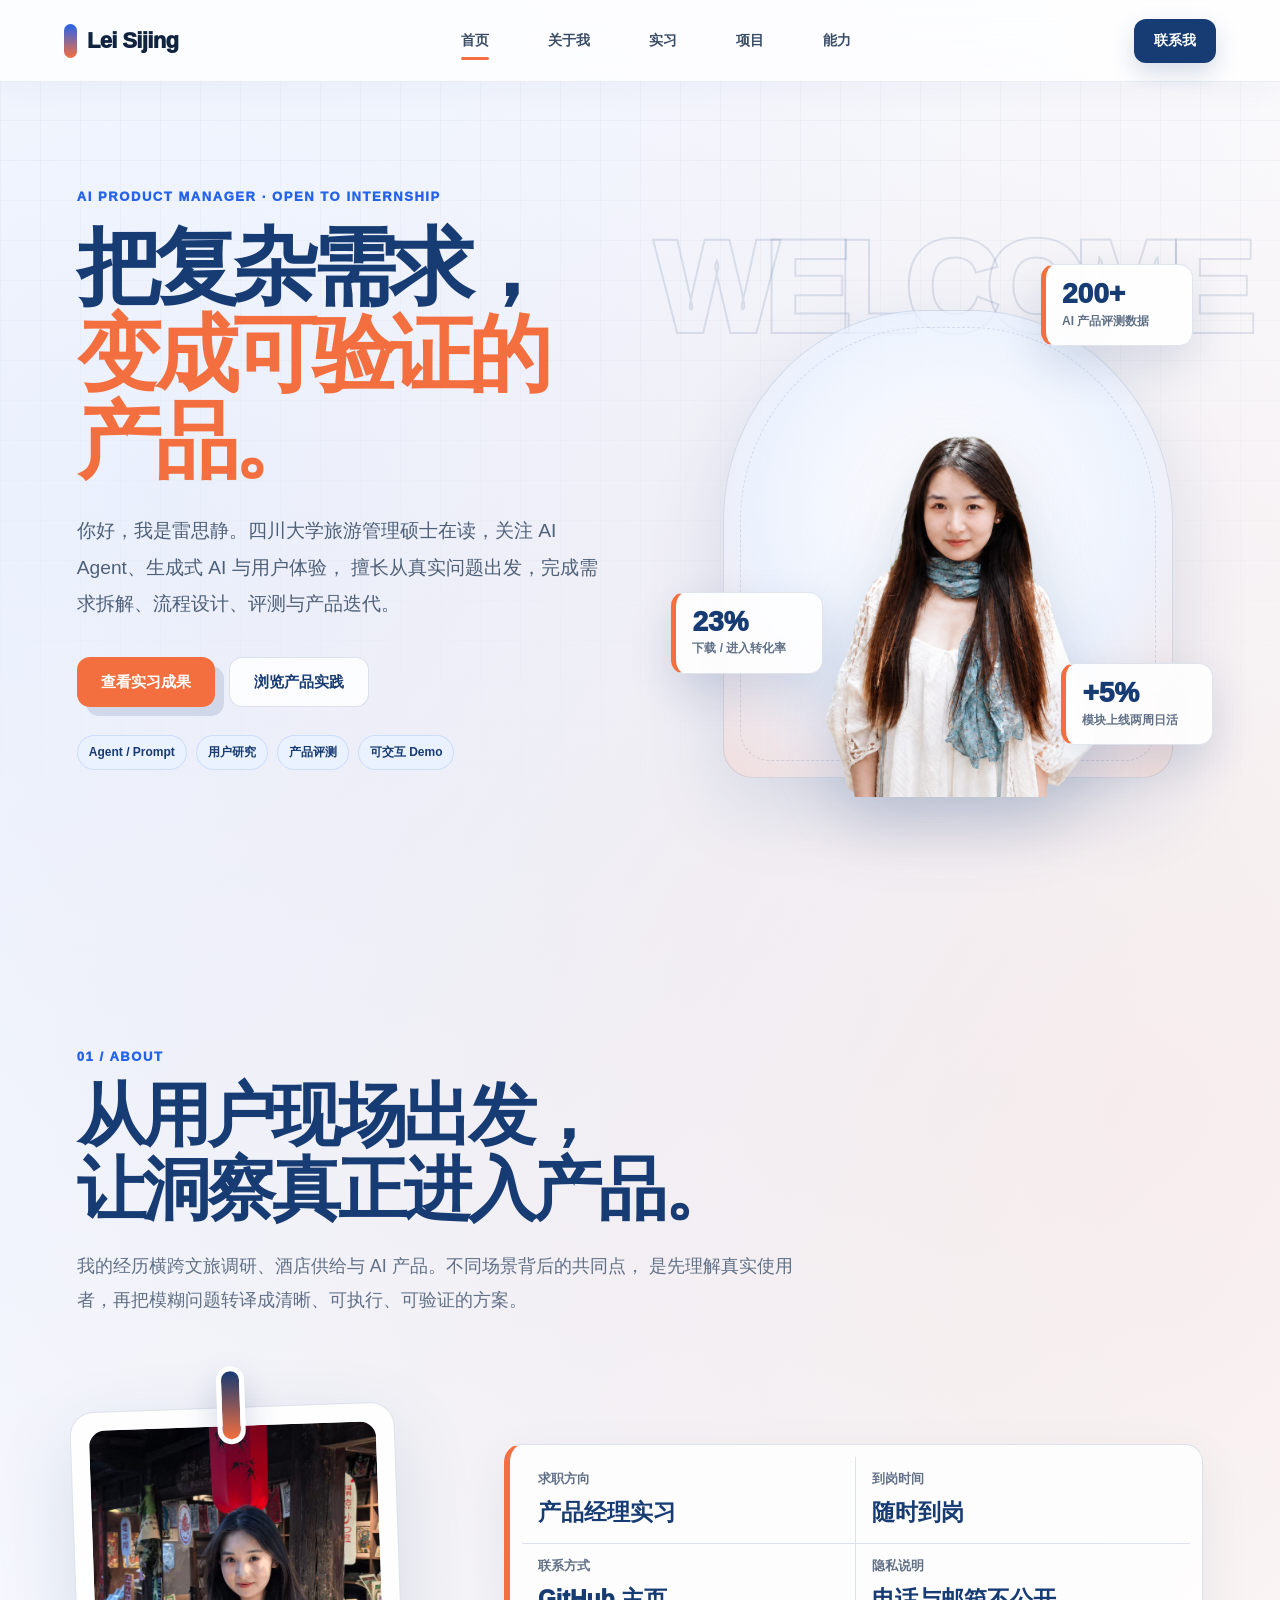
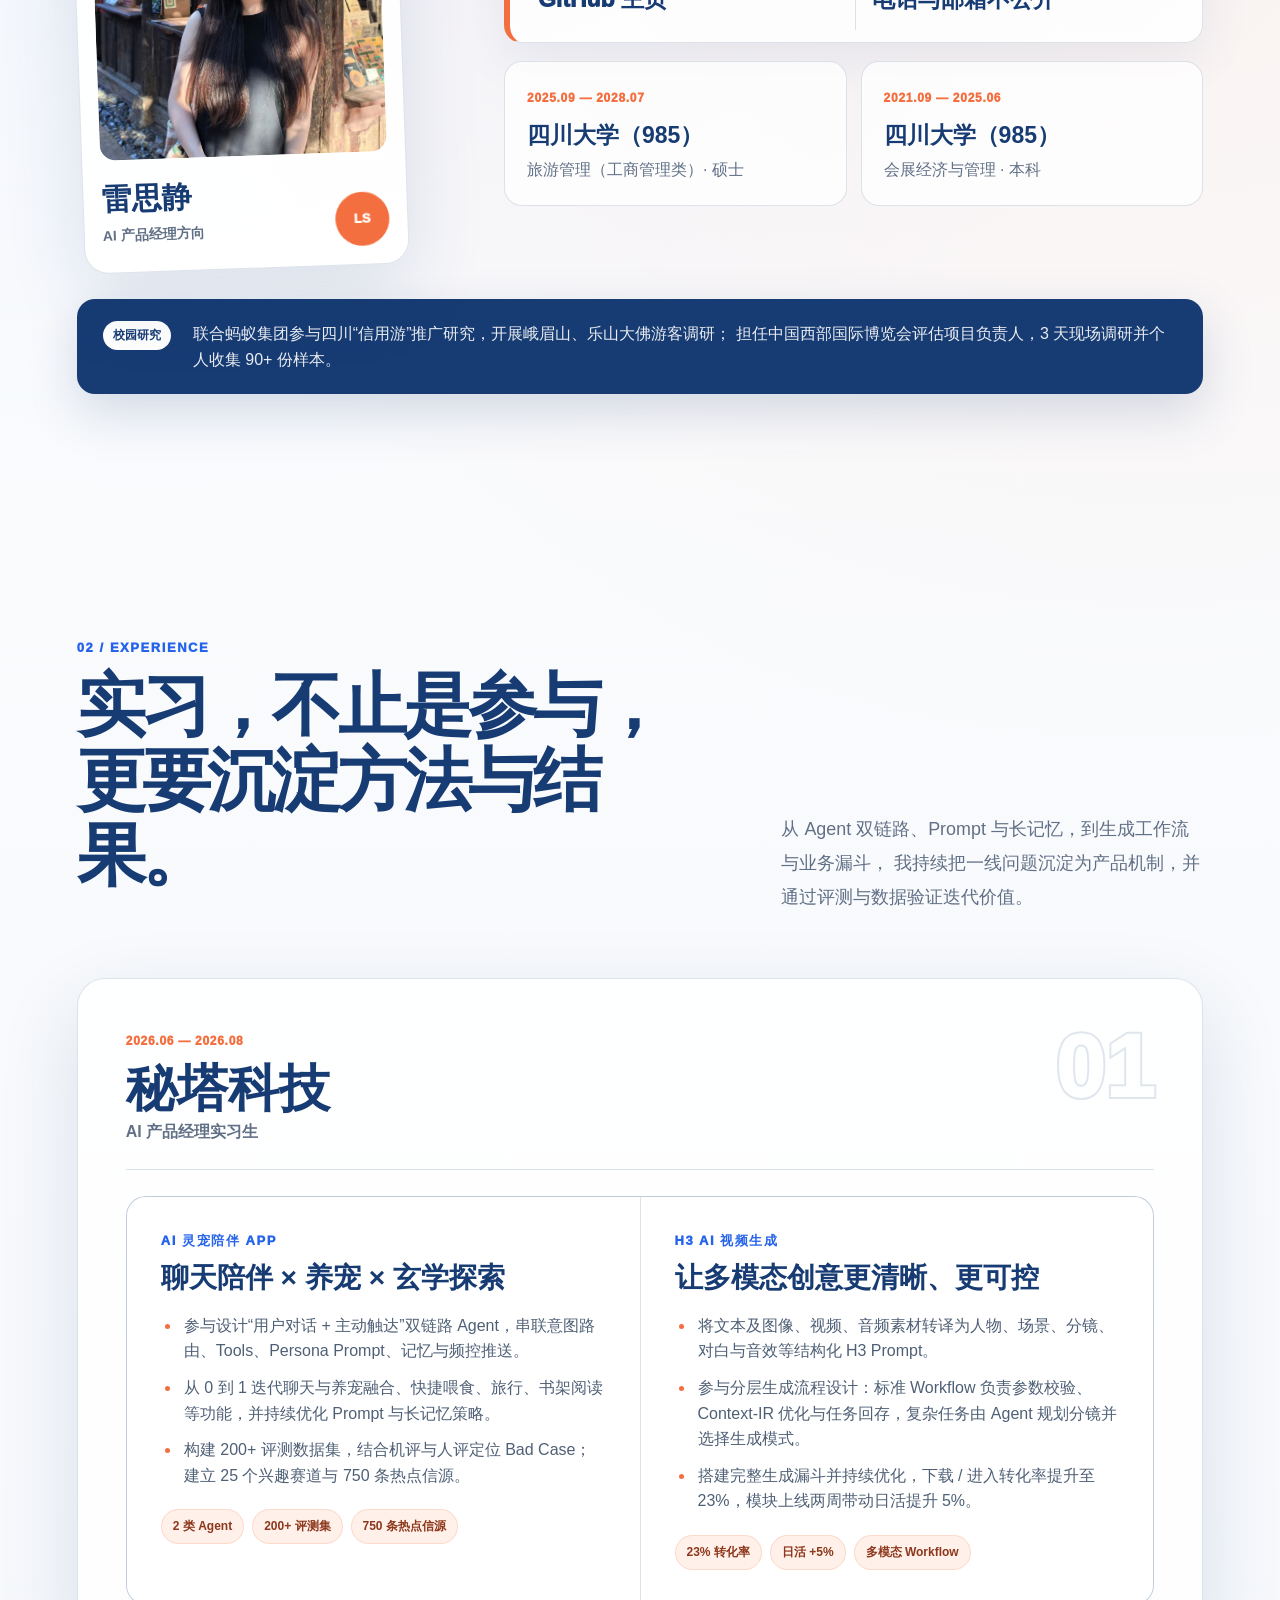
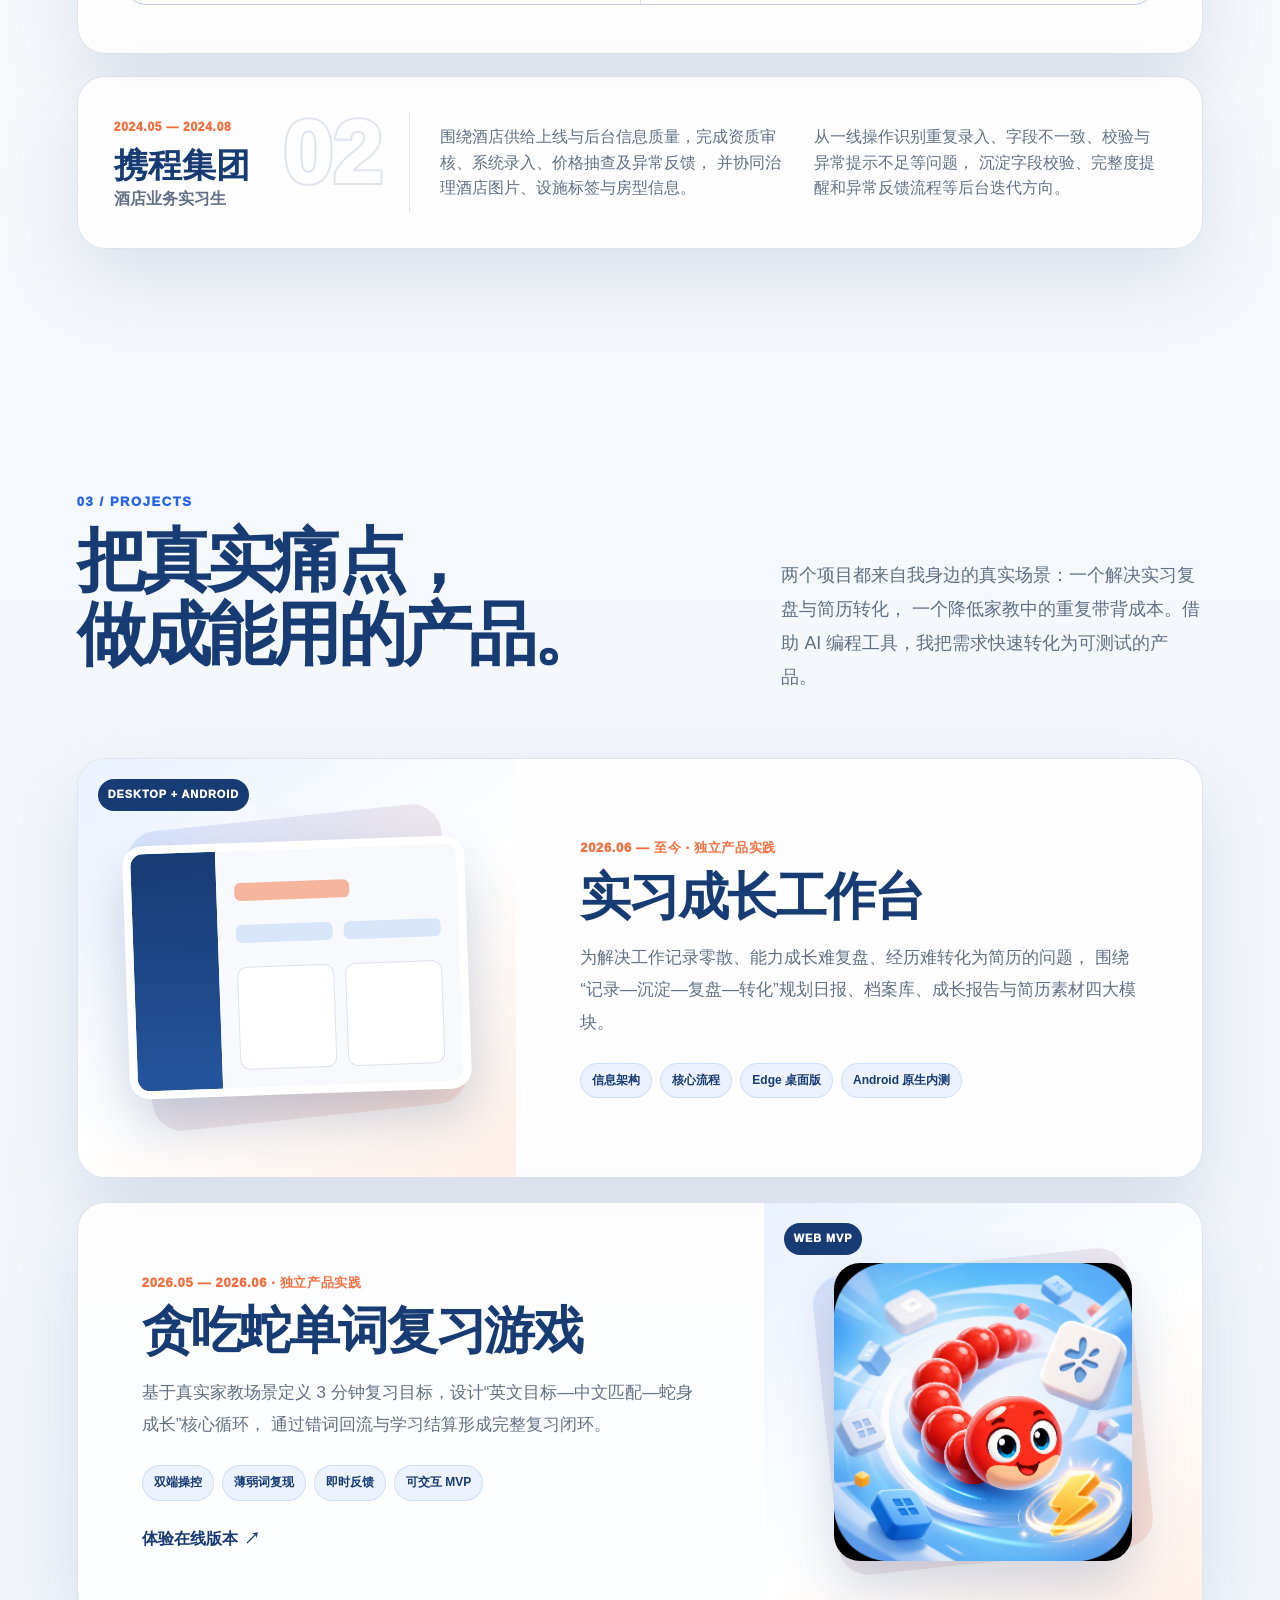
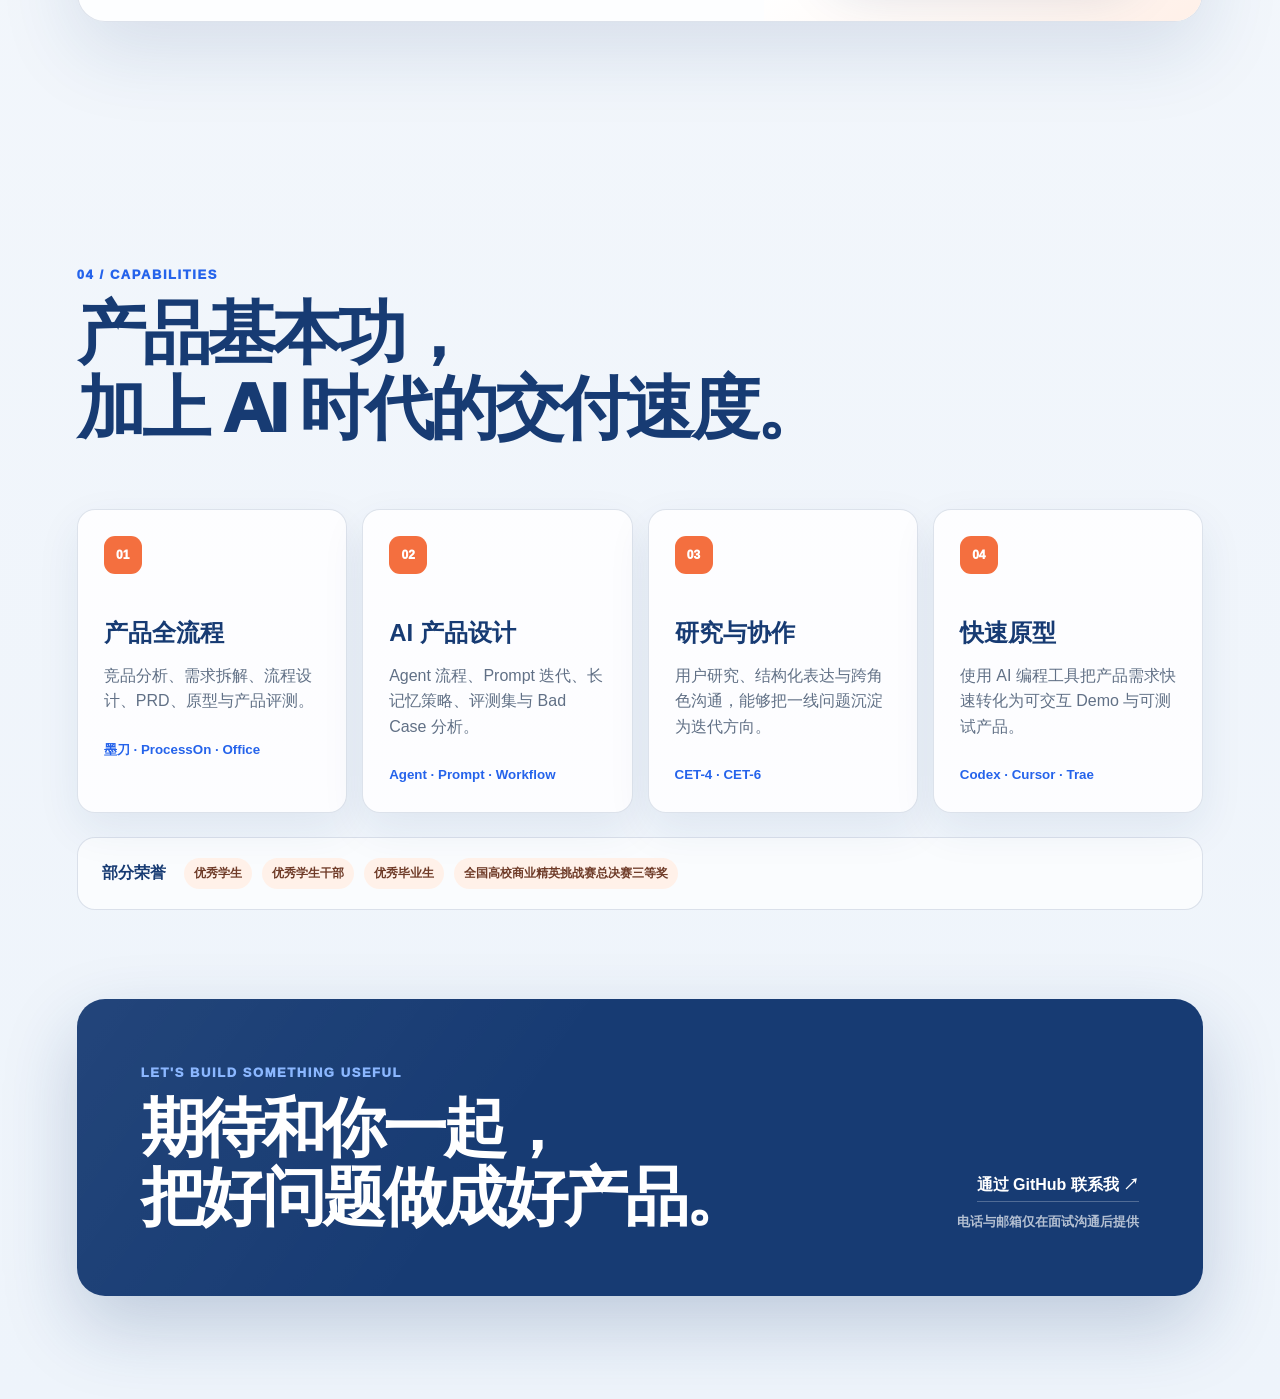
<file: index.html>
<!doctype html>
<html lang="zh-CN">
  <head>
    <meta charset="UTF-8" />
    <meta name="viewport" content="width=device-width, initial-scale=1.0" />
    <meta
      name="description"
      content="雷思静的产品经理作品集：四川大学硕士在读，聚焦 AI Agent、生成式 AI、用户研究与可验证的产品实践。"
    />
    <meta name="theme-color" content="#173b73" />
    <title>雷思静｜AI 产品经理作品集</title>
    <link rel="icon" href="./assets/favicon.svg" type="image/svg+xml" />
    <link rel="stylesheet" href="./styles.css" />
  </head>
  <body>
    <a class="skip-link" href="#main-content">跳到主要内容</a>

    <header class="site-header" aria-label="主导航">
      <a class="brand" href="#home" aria-label="返回首页">
        <span class="brand-dot" aria-hidden="true"></span>
        <span>Lei Sijing</span>
      </a>
      <nav class="nav-links" aria-label="页面导航">
        <a href="#home">首页</a>
        <a href="#about">关于我</a>
        <a href="#experience">实习</a>
        <a href="#projects">项目</a>
        <a href="#skills">能力</a>
      </nav>
      <a class="header-contact" href="https://github.com/jiaozi-lsj" target="_blank" rel="noreferrer">联系我</a>
    </header>

    <main id="main-content">
      <section class="panel hero-panel" id="home" data-section aria-labelledby="hero-title">
        <div class="hero-copy">
          <p class="eyebrow">AI PRODUCT MANAGER · OPEN TO INTERNSHIP</p>
          <h1 id="hero-title">把复杂需求，<br /><em>变成可验证的产品。</em></h1>
          <p class="hero-intro">
            你好，我是雷思静。四川大学旅游管理硕士在读，关注 AI Agent、生成式 AI 与用户体验，
            擅长从真实问题出发，完成需求拆解、流程设计、评测与产品迭代。
          </p>
          <div class="hero-actions">
            <a class="button button-primary" href="#experience">查看实习成果</a>
            <a class="button button-secondary" href="#projects">浏览产品实践</a>
          </div>
          <ul class="hero-tags" aria-label="个人关键词">
            <li>Agent / Prompt</li>
            <li>用户研究</li>
            <li>产品评测</li>
            <li>可交互 Demo</li>
          </ul>
        </div>

        <div class="hero-visual" aria-label="雷思静个人照片与成果数据">
          <span class="welcome-word" aria-hidden="true">WELCOME</span>
          <div class="portrait-halo" aria-hidden="true"></div>
          <img class="hero-portrait" src="./assets/lei-sijing-portrait.png" alt="雷思静个人照片" />
          <div class="metric metric-top">
            <strong>200+</strong>
            <span>AI 产品评测数据</span>
          </div>
          <div class="metric metric-left">
            <strong>23%</strong>
            <span>下载 / 进入转化率</span>
          </div>
          <div class="metric metric-right">
            <strong>+5%</strong>
            <span>模块上线两周日活</span>
          </div>
        </div>
      </section>

      <section class="panel about-panel" id="about" data-section aria-labelledby="about-title">
        <div class="section-heading">
          <p class="section-mark">01 / ABOUT</p>
          <h2 id="about-title">从用户现场出发，<br />让洞察真正进入产品。</h2>
          <p>
            我的经历横跨文旅调研、酒店供给与 AI 产品。不同场景背后的共同点，
            是先理解真实使用者，再把模糊问题转译成清晰、可执行、可验证的方案。
          </p>
        </div>

        <div class="about-layout">
          <figure class="profile-card">
            <span class="profile-clip" aria-hidden="true"></span>
            <img src="./assets/about-photo.jpg" alt="雷思静照片" />
            <figcaption>
              <strong>雷思静</strong>
              <span>AI 产品经理方向</span>
            </figcaption>
          </figure>

          <div class="about-content">
            <dl class="info-grid">
              <div>
                <dt>求职方向</dt>
                <dd>产品经理实习</dd>
              </div>
              <div>
                <dt>到岗时间</dt>
                <dd>随时到岗</dd>
              </div>
              <div>
                <dt>联系方式</dt>
                <dd><a href="https://github.com/jiaozi-lsj" target="_blank" rel="noreferrer">GitHub 主页</a></dd>
              </div>
              <div>
                <dt>隐私说明</dt>
                <dd>电话与邮箱不公开</dd>
              </div>
            </dl>

            <div class="education-list" aria-label="教育背景">
              <article>
                <span>2025.09 — 2028.07</span>
                <h3>四川大学（985）</h3>
                <p>旅游管理（工商管理类）· 硕士</p>
              </article>
              <article>
                <span>2021.09 — 2025.06</span>
                <h3>四川大学（985）</h3>
                <p>会展经济与管理 · 本科</p>
              </article>
            </div>
          </div>
        </div>

        <div class="research-strip">
          <span class="strip-label">校园研究</span>
          <p>
            联合蚂蚁集团参与四川“信用游”推广研究，开展峨眉山、乐山大佛游客调研；
            担任中国西部国际博览会评估项目负责人，3 天现场调研并个人收集 90+ 份样本。
          </p>
        </div>
      </section>

      <section class="panel experience-panel" id="experience" data-section aria-labelledby="experience-title">
        <div class="section-heading section-heading-row">
          <div>
            <p class="section-mark">02 / EXPERIENCE</p>
            <h2 id="experience-title">实习，不止是参与，<br />更要沉淀方法与结果。</h2>
          </div>
          <p>
            从 Agent 双链路、Prompt 与长记忆，到生成工作流与业务漏斗，
            我持续把一线问题沉淀为产品机制，并通过评测与数据验证迭代价值。
          </p>
        </div>

        <div class="timeline">
          <article class="experience-card featured-experience">
            <header class="experience-header">
              <div>
                <span class="date-chip">2026.06 — 2026.08</span>
                <h3>秘塔科技</h3>
                <p>AI 产品经理实习生</p>
              </div>
              <span class="experience-index">01</span>
            </header>

            <div class="workstream-grid">
              <section class="workstream">
                <p class="workstream-label">AI 灵宠陪伴 App</p>
                <h4>聊天陪伴 × 养宠 × 玄学探索</h4>
                <ul>
                  <li>参与设计“用户对话 + 主动触达”双链路 Agent，串联意图路由、Tools、Persona Prompt、记忆与频控推送。</li>
                  <li>从 0 到 1 迭代聊天与养宠融合、快捷喂食、旅行、书架阅读等功能，并持续优化 Prompt 与长记忆策略。</li>
                  <li>构建 200+ 评测数据集，结合机评与人评定位 Bad Case；建立 25 个兴趣赛道与 750 条热点信源。</li>
                </ul>
                <div class="result-chips" aria-label="项目成果">
                  <span>2 类 Agent</span>
                  <span>200+ 评测集</span>
                  <span>750 条热点信源</span>
                </div>
              </section>

              <section class="workstream">
                <p class="workstream-label">H3 AI 视频生成</p>
                <h4>让多模态创意更清晰、更可控</h4>
                <ul>
                  <li>将文本及图像、视频、音频素材转译为人物、场景、分镜、对白与音效等结构化 H3 Prompt。</li>
                  <li>参与分层生成流程设计：标准 Workflow 负责参数校验、Context-IR 优化与任务回存，复杂任务由 Agent 规划分镜并选择生成模式。</li>
                  <li>搭建完整生成漏斗并持续优化，下载 / 进入转化率提升至 23%，模块上线两周带动日活提升 5%。</li>
                </ul>
                <div class="result-chips" aria-label="项目成果">
                  <span>23% 转化率</span>
                  <span>日活 +5%</span>
                  <span>多模态 Workflow</span>
                </div>
              </section>
            </div>
          </article>

          <article class="experience-card ctrip-experience">
            <header class="experience-header">
              <div>
                <span class="date-chip">2024.05 — 2024.08</span>
                <h3>携程集团</h3>
                <p>酒店业务实习生</p>
              </div>
              <span class="experience-index">02</span>
            </header>
            <div class="compact-copy">
              <p>
                围绕酒店供给上线与后台信息质量，完成资质审核、系统录入、价格抽查及异常反馈，
                并协同治理酒店图片、设施标签与房型信息。
              </p>
              <p>
                从一线操作识别重复录入、字段不一致、校验与异常提示不足等问题，
                沉淀字段校验、完整度提醒和异常反馈流程等后台迭代方向。
              </p>
            </div>
          </article>
        </div>
      </section>

      <section class="panel project-panel" id="projects" data-section aria-labelledby="project-title">
        <div class="section-heading section-heading-row">
          <div>
            <p class="section-mark">03 / PROJECTS</p>
            <h2 id="project-title">把真实痛点，<br />做成能用的产品。</h2>
          </div>
          <p>
            两个项目都来自我身边的真实场景：一个解决实习复盘与简历转化，
            一个降低家教中的重复带背成本。借助 AI 编程工具，我把需求快速转化为可测试的产品。
          </p>
        </div>

        <div class="project-grid">
          <article class="product-card workspace-project">
            <div class="product-visual dashboard-visual" aria-hidden="true">
              <span class="visual-tag">DESKTOP + ANDROID</span>
              <div class="mini-window">
                <span class="mini-sidebar"></span>
                <div class="mini-content">
                  <i></i><i></i><i></i>
                  <b></b><b></b>
                </div>
              </div>
            </div>
            <div class="product-copy">
              <p class="project-kicker">2026.06 — 至今 · 独立产品实践</p>
              <h3>实习成长工作台</h3>
              <p>
                为解决工作记录零散、能力成长难复盘、经历难转化为简历的问题，
                围绕“记录—沉淀—复盘—转化”规划日报、档案库、成长报告与简历素材四大模块。
              </p>
              <ul class="feature-list">
                <li>信息架构</li>
                <li>核心流程</li>
                <li>Edge 桌面版</li>
                <li>Android 原生内测</li>
              </ul>
            </div>
          </article>

          <article class="product-card snake-project">
            <a class="product-visual image-visual" href="./games/word-snake/" aria-label="进入贪吃蛇单词复习游戏">
              <span class="visual-tag">WEB MVP</span>
              <img src="./assets/project-snake.png" alt="贪吃蛇单词复习游戏图标" />
            </a>
            <div class="product-copy">
              <p class="project-kicker">2026.05 — 2026.06 · 独立产品实践</p>
              <h3>贪吃蛇单词复习游戏</h3>
              <p>
                基于真实家教场景定义 3 分钟复习目标，设计“英文目标—中文匹配—蛇身成长”核心循环，
                通过错词回流与学习结算形成完整复习闭环。
              </p>
              <ul class="feature-list">
                <li>双端操控</li>
                <li>薄弱词复现</li>
                <li>即时反馈</li>
                <li>可交互 MVP</li>
              </ul>
              <a class="text-link" href="./games/word-snake/">体验在线版本 <span aria-hidden="true">↗</span></a>
            </div>
          </article>
        </div>
      </section>

      <section class="panel skills-panel" id="skills" data-section aria-labelledby="skills-title">
        <div class="section-heading">
          <p class="section-mark">04 / CAPABILITIES</p>
          <h2 id="skills-title">产品基本功，<br />加上 AI 时代的交付速度。</h2>
        </div>

        <div class="capability-grid">
          <article>
            <span>01</span>
            <h3>产品全流程</h3>
            <p>竞品分析、需求拆解、流程设计、PRD、原型与产品评测。</p>
            <small>墨刀 · ProcessOn · Office</small>
          </article>
          <article>
            <span>02</span>
            <h3>AI 产品设计</h3>
            <p>Agent 流程、Prompt 迭代、长记忆策略、评测集与 Bad Case 分析。</p>
            <small>Agent · Prompt · Workflow</small>
          </article>
          <article>
            <span>03</span>
            <h3>研究与协作</h3>
            <p>用户研究、结构化表达与跨角色沟通，能够把一线问题沉淀为迭代方向。</p>
            <small>CET-4 · CET-6</small>
          </article>
          <article>
            <span>04</span>
            <h3>快速原型</h3>
            <p>使用 AI 编程工具把产品需求快速转化为可交互 Demo 与可测试产品。</p>
            <small>Codex · Cursor · Trae</small>
          </article>
        </div>

        <div class="honor-row" aria-label="部分荣誉">
          <strong>部分荣誉</strong>
          <span>优秀学生</span>
          <span>优秀学生干部</span>
          <span>优秀毕业生</span>
          <span>全国高校商业精英挑战赛总决赛三等奖</span>
        </div>

        <footer class="contact-card">
          <div>
            <p class="section-mark">LET'S BUILD SOMETHING USEFUL</p>
            <h2>期待和你一起，<br />把好问题做成好产品。</h2>
          </div>
          <div class="contact-links">
            <a href="https://github.com/jiaozi-lsj" target="_blank" rel="noreferrer">通过 GitHub 联系我 ↗</a>
            <span>电话与邮箱仅在面试沟通后提供</span>
          </div>
        </footer>
      </section>
    </main>

    <script src="./app.js"></script>
  </body>
</html>
</file>
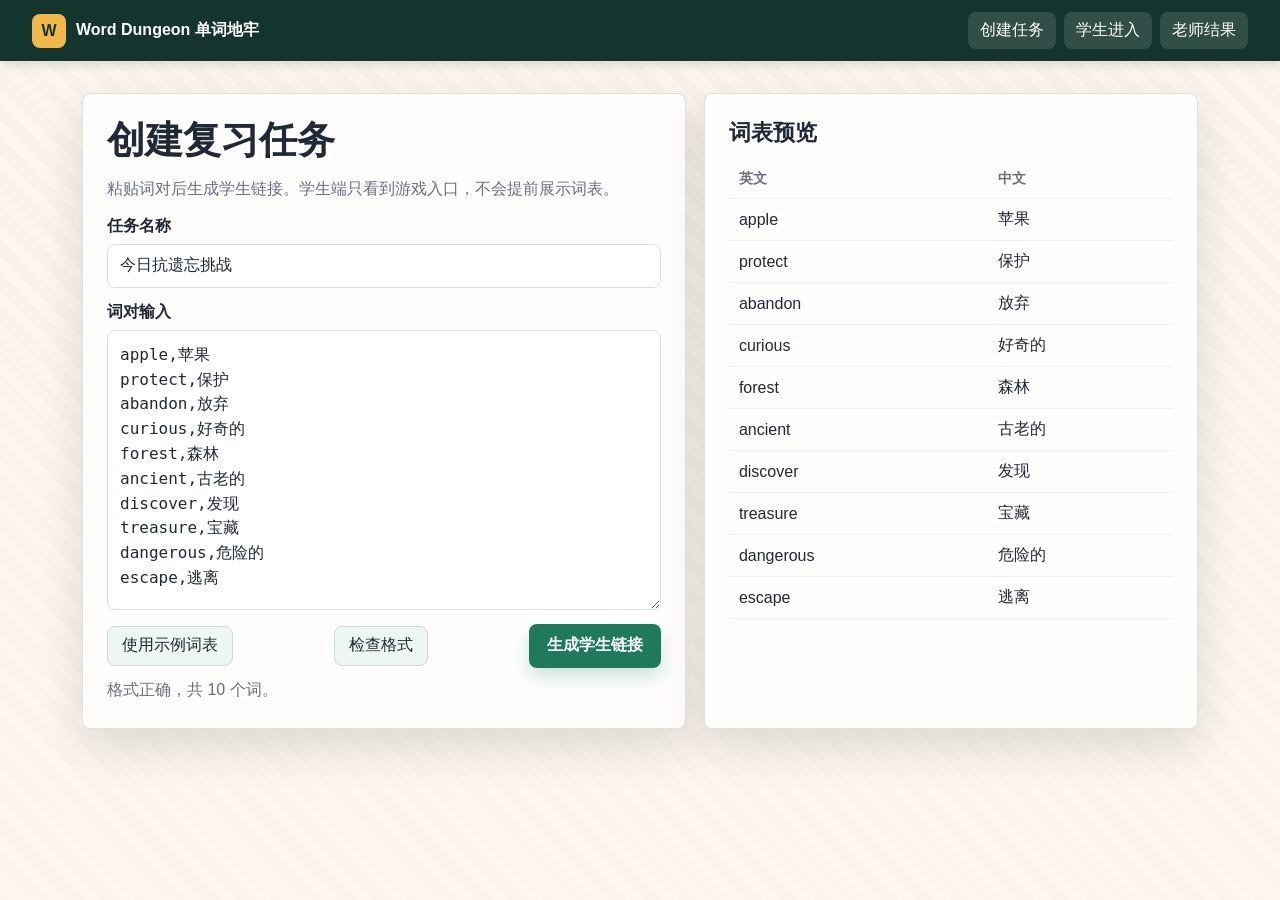
<file: web/index.html>
<!doctype html>
<html lang="zh-CN">
  <head>
    <meta charset="utf-8" />
    <meta name="viewport" content="width=device-width, initial-scale=1, viewport-fit=cover" />
    <title>Word Dungeon 单词地牢</title>
    <link rel="stylesheet" href="./styles.css" />
  </head>
  <body>
    <div id="app" class="app-shell"></div>
    <script src="./app.js"></script>
  </body>
</html>
</file>
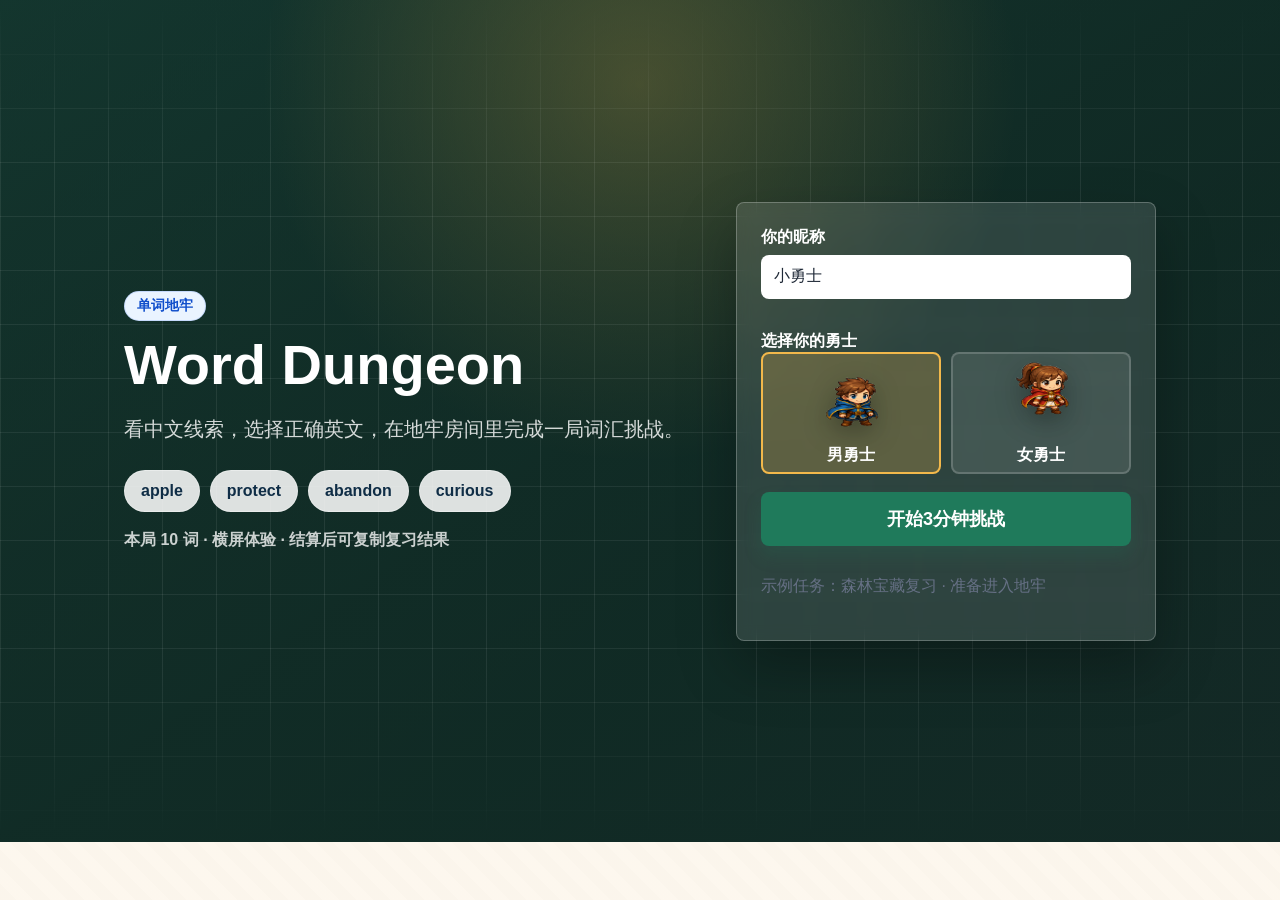
<file: games/word-dungeon/index.html>
<!doctype html>
<html lang="zh-CN">
  <head>
    <meta charset="utf-8" />
    <meta name="viewport" content="width=device-width, initial-scale=1, viewport-fit=cover" />
    <title>Word Dungeon 单词地牢</title>
    <link rel="icon" href="./assets/favicon.svg" type="image/svg+xml" />
    <link rel="stylesheet" href="./styles.css" />
  </head>
  <body>
    <div id="app" class="app-shell"></div>
    <aside class="rotate-overlay" aria-hidden="true">
      <div class="rotate-card">
        <span class="rotate-icon">↻</span>
        <strong>请横屏反转手机</strong>
        <p>横屏后再进入地牢，角色移动、答题和房间视野会更稳定。</p>
      </div>
    </aside>
    <script src="./app.js"></script>
  </body>
</html>
</file>
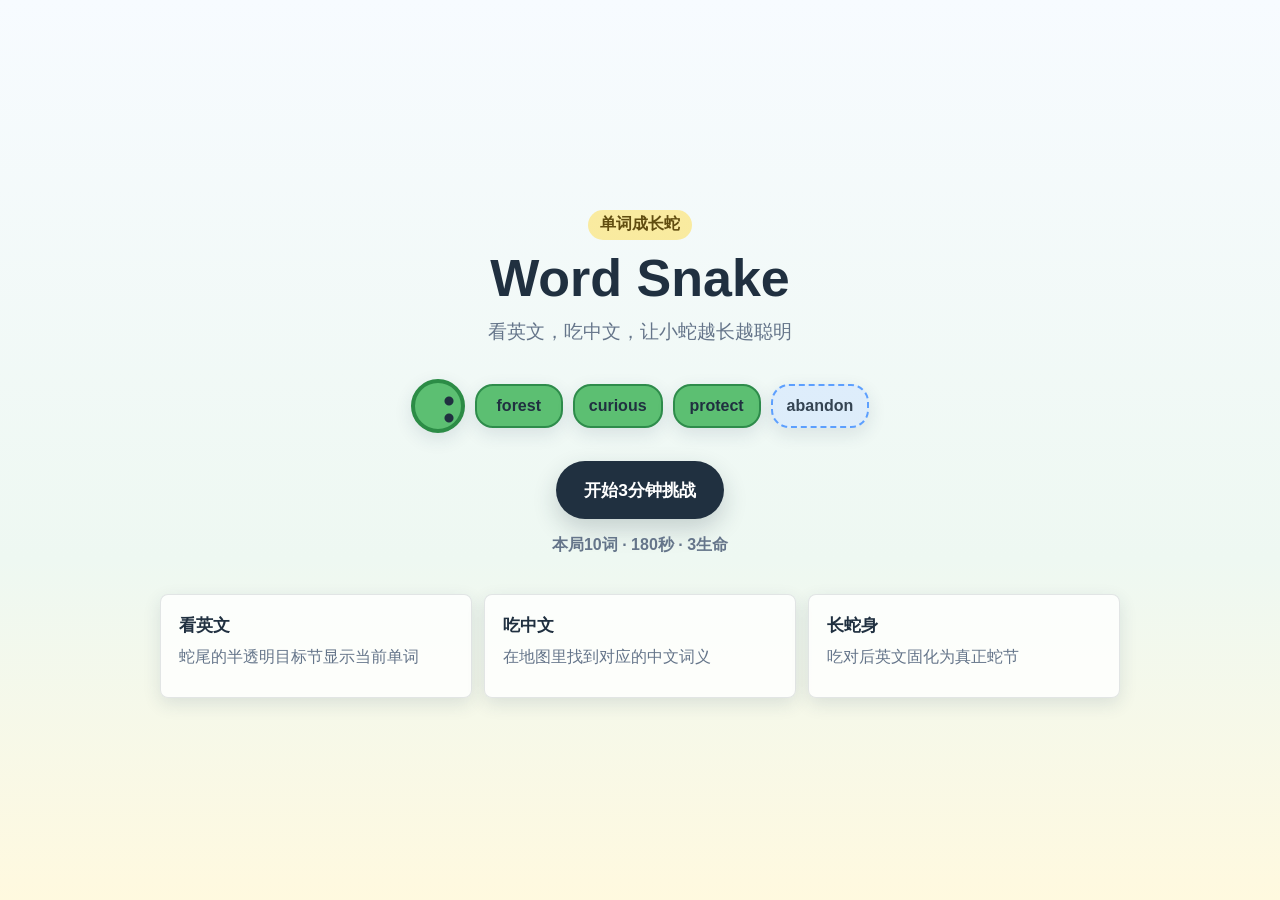
<file: games/word-snake/index.html>
<!doctype html>
<html lang="zh-CN">
  <head>
    <meta charset="utf-8" />
    <meta name="viewport" content="width=device-width, initial-scale=1, viewport-fit=cover" />
    <meta
      name="description"
      content="Word Snake 单词成长蛇：看英文，吃中文，让小蛇越长越聪明。"
    />
    <title>Word Snake 单词成长蛇</title>
    <link rel="icon" href="data:image/svg+xml,%3Csvg xmlns='http://www.w3.org/2000/svg' viewBox='0 0 64 64'%3E%3Ccircle cx='32' cy='32' r='28' fill='%235CBF72'/%3E%3Ccircle cx='39' cy='24' r='4' fill='%23203040'/%3E%3Ccircle cx='39' cy='40' r='4' fill='%23203040'/%3E%3C/svg%3E" />
    <link rel="stylesheet" href="./src/styles.css" />
  </head>
  <body>
    <div id="app" class="app-shell"></div>
    <aside class="rotate-overlay" aria-hidden="true">
      <div class="rotate-card">
        <span class="rotate-icon">↻</span>
        <strong>请横屏反转手机</strong>
        <p>横屏后再开始游戏，摇杆、加速键和地图视野会更舒服。</p>
      </div>
    </aside>
    <script type="module" src="./src/main.js"></script>
  </body>
</html>
</file>
<file: styles.css>
:root {
  --ink: #10233f;
  --muted: #617086;
  --deep-blue: #173b73;
  --blue: #2563eb;
  --blue-soft: #eaf2ff;
  --orange: #f46f3f;
  --orange-soft: #fff1e9;
  --paper: #f7f9fc;
  --white: #ffffff;
  --line: rgba(23, 59, 115, 0.14);
  --shadow: 0 28px 80px rgba(23, 59, 115, 0.13);
  --radius-lg: 28px;
  --radius-md: 18px;
}

* {
  box-sizing: border-box;
}

html {
  scroll-behavior: smooth;
  scroll-padding-top: 86px;
}

body {
  min-width: 320px;
  min-height: 100vh;
  margin: 0;
  color: var(--ink);
  background:
    radial-gradient(circle at 12% 8%, rgba(37, 99, 235, 0.09), transparent 28%),
    radial-gradient(circle at 90% 18%, rgba(244, 111, 63, 0.09), transparent 24%),
    linear-gradient(180deg, #ffffff 0%, var(--paper) 48%, #eef4fb 100%);
  font-family: "Inter", "Microsoft YaHei", "PingFang SC", "Segoe UI", Arial, sans-serif;
  line-height: 1.6;
}

body::before {
  position: fixed;
  inset: 0;
  z-index: -1;
  content: "";
  background-image:
    linear-gradient(rgba(23, 59, 115, 0.045) 1px, transparent 1px),
    linear-gradient(90deg, rgba(23, 59, 115, 0.045) 1px, transparent 1px);
  background-size: 40px 40px;
  mask-image: linear-gradient(to bottom, rgba(0, 0, 0, 0.75), transparent 92%);
}

::selection {
  color: var(--deep-blue);
  background: #ffd9c9;
}

a {
  color: inherit;
  text-decoration: none;
}

img {
  display: block;
  max-width: 100%;
}

.skip-link {
  position: fixed;
  top: 8px;
  left: 12px;
  z-index: 100;
  padding: 9px 14px;
  color: #fff;
  background: var(--deep-blue);
  border-radius: 10px;
  transform: translateY(-140%);
}

.skip-link:focus {
  transform: translateY(0);
}

.site-header {
  position: fixed;
  top: 0;
  right: 0;
  left: 0;
  z-index: 50;
  display: grid;
  grid-template-columns: auto 1fr auto;
  align-items: center;
  gap: 28px;
  min-height: 82px;
  padding: 16px clamp(22px, 5vw, 76px);
  background: rgba(255, 255, 255, 0.78);
  border-bottom: 1px solid rgba(23, 59, 115, 0.08);
  box-shadow: 0 8px 32px rgba(23, 59, 115, 0.04);
  backdrop-filter: blur(22px);
}

.brand,
.nav-links,
.header-contact,
.hero-actions,
.hero-tags,
.feature-list,
.result-chips,
.contact-links {
  display: flex;
  align-items: center;
}

.brand {
  gap: 10px;
  font-size: 22px;
  font-weight: 950;
  letter-spacing: -0.03em;
}

.brand-dot {
  width: 13px;
  height: 34px;
  background: linear-gradient(180deg, var(--blue), var(--orange));
  border-radius: 99px;
}

.nav-links {
  justify-content: center;
  gap: clamp(22px, 4.6vw, 64px);
  color: #3a4c66;
  font-size: 14px;
  font-weight: 800;
}

.nav-links a {
  position: relative;
  padding: 8px 0;
}

.nav-links a::after {
  position: absolute;
  right: 0;
  bottom: 0;
  left: 0;
  height: 3px;
  content: "";
  background: var(--orange);
  border-radius: 99px;
  opacity: 0;
  transform: scaleX(0.35);
  transition: opacity 180ms ease, transform 180ms ease;
}

.nav-links a:hover::after,
.nav-links a.is-active::after {
  opacity: 1;
  transform: scaleX(1);
}

.header-contact {
  justify-content: center;
  min-height: 44px;
  padding: 0 20px;
  color: #fff;
  background: var(--deep-blue);
  border-radius: 12px;
  box-shadow: 0 10px 24px rgba(23, 59, 115, 0.18);
  font-size: 14px;
  font-weight: 850;
  transition: transform 180ms ease, box-shadow 180ms ease;
}

.header-contact:hover {
  box-shadow: 0 14px 30px rgba(23, 59, 115, 0.24);
  transform: translateY(-2px);
}

main {
  overflow: hidden;
}

.panel {
  width: min(1480px, 100%);
  min-height: 100svh;
  margin: 0 auto;
  padding: clamp(118px, 11vw, 156px) clamp(22px, 6vw, 92px) clamp(72px, 8vw, 118px);
}

.eyebrow,
.section-mark,
.project-kicker,
.workstream-label {
  margin: 0;
  color: var(--blue);
  font-size: 13px;
  font-weight: 950;
  letter-spacing: 0.12em;
  text-transform: uppercase;
}

.section-heading {
  max-width: 920px;
  margin-bottom: clamp(36px, 5vw, 66px);
}

.section-heading h2,
.contact-card h2 {
  margin: 10px 0 22px;
  color: var(--deep-blue);
  font-size: clamp(42px, 5.4vw, 76px);
  font-weight: 950;
  line-height: 1.08;
  letter-spacing: -0.055em;
}

.section-heading > p:last-child,
.section-heading-row > p {
  max-width: 720px;
  margin: 0;
  color: var(--muted);
  font-size: clamp(16px, 1.4vw, 19px);
  line-height: 1.9;
}

.section-heading-row {
  display: grid;
  grid-template-columns: minmax(0, 1.05fr) minmax(320px, 0.72fr);
  align-items: end;
  gap: clamp(38px, 7vw, 110px);
  max-width: none;
}

/* Hero */
.hero-panel {
  position: relative;
  display: grid;
  grid-template-columns: minmax(0, 1fr) minmax(480px, 0.95fr);
  align-items: center;
  gap: clamp(34px, 6vw, 92px);
  padding-top: clamp(124px, 12vw, 170px);
}

.hero-copy {
  position: relative;
  z-index: 5;
  max-width: 700px;
}

.hero-copy h1 {
  margin: 16px 0 28px;
  color: var(--deep-blue);
  font-size: clamp(58px, 6.6vw, 98px);
  font-weight: 1000;
  line-height: 1.03;
  letter-spacing: -0.068em;
}

.hero-copy h1 em {
  color: var(--orange);
  font-style: normal;
}

.hero-intro {
  max-width: 650px;
  margin: 0;
  color: #4e6078;
  font-size: clamp(17px, 1.5vw, 21px);
  line-height: 1.9;
}

.hero-actions {
  gap: 14px;
  margin-top: 34px;
}

.button {
  display: inline-flex;
  align-items: center;
  justify-content: center;
  min-height: 50px;
  padding: 0 24px;
  border-radius: 13px;
  font-size: 15px;
  font-weight: 900;
  transition: transform 180ms ease, box-shadow 180ms ease;
}

.button:hover {
  transform: translateY(-3px);
}

.button-primary {
  color: #fff;
  background: var(--orange);
  box-shadow: 9px 9px 0 rgba(23, 59, 115, 0.13);
}

.button-secondary {
  color: var(--deep-blue);
  background: rgba(255, 255, 255, 0.82);
  border: 1px solid var(--line);
}

.hero-tags {
  flex-wrap: wrap;
  gap: 9px;
  margin: 28px 0 0;
  padding: 0;
  list-style: none;
}

.hero-tags li,
.feature-list li,
.result-chips span {
  padding: 7px 11px;
  color: var(--deep-blue);
  background: rgba(234, 242, 255, 0.88);
  border: 1px solid rgba(37, 99, 235, 0.14);
  border-radius: 999px;
  font-size: 12px;
  font-weight: 850;
}

.hero-visual {
  position: relative;
  min-height: 650px;
}

.welcome-word {
  position: absolute;
  top: 11%;
  left: 50%;
  color: transparent;
  font-size: clamp(74px, 10vw, 150px);
  font-weight: 1000;
  line-height: 1;
  letter-spacing: -0.09em;
  -webkit-text-stroke: 2px rgba(23, 59, 115, 0.12);
  transform: translateX(-50%);
  white-space: nowrap;
}

.portrait-halo {
  position: absolute;
  right: 6%;
  bottom: 4%;
  left: 6%;
  height: 72%;
  background:
    radial-gradient(circle at 50% 42%, rgba(255, 255, 255, 0.92), rgba(234, 242, 255, 0.78) 56%, rgba(244, 111, 63, 0.12) 100%);
  border: 1px solid rgba(23, 59, 115, 0.12);
  border-radius: 45% 45% 30px 30px;
  box-shadow: var(--shadow);
}

.portrait-halo::after {
  position: absolute;
  inset: 16px;
  content: "";
  border: 1px dashed rgba(23, 59, 115, 0.13);
  border-radius: inherit;
}

.hero-portrait {
  position: absolute;
  right: -10%;
  bottom: 1%;
  z-index: 2;
  width: 120%;
  max-width: none;
  max-height: 89%;
  object-fit: contain;
  object-position: center bottom;
  filter: drop-shadow(0 28px 32px rgba(23, 59, 115, 0.2));
}

.metric {
  position: absolute;
  z-index: 4;
  display: grid;
  gap: 2px;
  min-width: 152px;
  padding: 14px 16px;
  background: rgba(255, 255, 255, 0.88);
  border: 1px solid rgba(23, 59, 115, 0.13);
  border-left: 5px solid var(--orange);
  border-radius: 14px;
  box-shadow: 0 18px 45px rgba(23, 59, 115, 0.14);
  backdrop-filter: blur(12px);
}

.metric strong {
  color: var(--deep-blue);
  font-size: 28px;
  font-weight: 1000;
  line-height: 1.1;
}

.metric span {
  color: var(--muted);
  font-size: 12px;
  font-weight: 800;
}

.metric-top {
  top: 17%;
  right: 2%;
}

.metric-left {
  bottom: 20%;
  left: -4%;
}

.metric-right {
  right: -2%;
  bottom: 9%;
}

/* About */
.about-panel {
  position: relative;
}

.about-layout {
  display: grid;
  grid-template-columns: minmax(280px, 0.72fr) minmax(0, 1.55fr);
  align-items: center;
  gap: clamp(42px, 8vw, 120px);
}

.profile-card {
  position: relative;
  width: min(390px, 100%);
  margin: 26px auto 0;
  padding: 18px 18px 26px;
  background: rgba(255, 255, 255, 0.9);
  border: 1px solid var(--line);
  border-radius: 24px;
  box-shadow: var(--shadow);
  transform: rotate(-2deg);
}

.profile-card::after {
  position: absolute;
  right: 18px;
  bottom: 18px;
  width: 54px;
  height: 54px;
  content: "LS";
  display: grid;
  place-items: center;
  color: #fff;
  background: var(--orange);
  border-radius: 50%;
  font-size: 13px;
  font-weight: 950;
}

.profile-clip {
  position: absolute;
  top: -42px;
  left: 50%;
  z-index: 2;
  width: 28px;
  height: 78px;
  background: linear-gradient(180deg, var(--deep-blue), var(--orange));
  border: 5px solid #fff;
  border-radius: 99px;
  box-shadow: 0 15px 34px rgba(23, 59, 115, 0.22);
  transform: translateX(-50%);
}

.profile-card img {
  width: 100%;
  aspect-ratio: 4 / 4.6;
  object-fit: cover;
  border-radius: 16px;
}

.profile-card figcaption {
  display: grid;
  gap: 1px;
  margin-top: 15px;
}

.profile-card strong {
  color: var(--deep-blue);
  font-size: 30px;
  font-weight: 1000;
}

.profile-card figcaption span {
  color: var(--muted);
  font-size: 14px;
  font-weight: 750;
}

.info-grid {
  display: grid;
  grid-template-columns: repeat(2, minmax(0, 1fr));
  margin: 0 0 18px;
  padding: 12px;
  background: rgba(255, 255, 255, 0.84);
  border: 1px solid var(--line);
  border-left: 6px solid var(--orange);
  border-radius: var(--radius-md);
  box-shadow: 0 18px 50px rgba(23, 59, 115, 0.08);
}

.info-grid div {
  min-height: 84px;
  padding: 12px 16px;
}

.info-grid div:nth-child(odd) {
  border-right: 1px solid var(--line);
}

.info-grid div:nth-child(n + 3) {
  border-top: 1px solid var(--line);
}

.info-grid dt {
  margin-bottom: 4px;
  color: var(--muted);
  font-size: 13px;
  font-weight: 800;
}

.info-grid dd {
  margin: 0;
  color: var(--deep-blue);
  font-size: clamp(18px, 1.8vw, 23px);
  font-weight: 950;
}

.info-grid a:hover,
.contact-links a:hover,
.text-link:hover {
  color: var(--orange);
}

.education-list {
  display: grid;
  grid-template-columns: repeat(2, minmax(0, 1fr));
  gap: 14px;
}

.education-list article {
  padding: 22px;
  background: rgba(255, 255, 255, 0.76);
  border: 1px solid var(--line);
  border-radius: var(--radius-md);
}

.education-list span,
.date-chip {
  color: var(--orange);
  font-size: 12px;
  font-weight: 950;
  letter-spacing: 0.06em;
}

.education-list h3 {
  margin: 8px 0 3px;
  color: var(--deep-blue);
  font-size: 23px;
}

.education-list p {
  margin: 0;
  color: var(--muted);
}

.research-strip {
  display: grid;
  grid-template-columns: auto 1fr;
  align-items: start;
  gap: 22px;
  margin-top: 30px;
  padding: 22px 26px;
  color: #fff;
  background: var(--deep-blue);
  border-radius: var(--radius-md);
  box-shadow: 0 18px 50px rgba(23, 59, 115, 0.17);
}

.strip-label {
  padding: 5px 10px;
  color: var(--deep-blue);
  background: #fff;
  border-radius: 999px;
  font-size: 12px;
  font-weight: 950;
  white-space: nowrap;
}

.research-strip p {
  margin: 0;
  opacity: 0.9;
}

/* Experience */
.timeline {
  display: grid;
  gap: 22px;
}

.experience-card {
  background: rgba(255, 255, 255, 0.85);
  border: 1px solid var(--line);
  border-radius: var(--radius-lg);
  box-shadow: var(--shadow);
}

.featured-experience {
  padding: clamp(24px, 4vw, 48px);
}

.experience-header {
  display: flex;
  align-items: flex-start;
  justify-content: space-between;
  gap: 24px;
  padding-bottom: 24px;
  border-bottom: 1px solid var(--line);
}

.experience-header h3 {
  margin: 8px 0 2px;
  color: var(--deep-blue);
  font-size: clamp(32px, 4vw, 52px);
  line-height: 1.1;
}

.experience-header p {
  margin: 0;
  color: var(--muted);
  font-size: 16px;
  font-weight: 800;
}

.experience-index {
  color: transparent;
  font-size: clamp(52px, 7vw, 96px);
  font-weight: 1000;
  line-height: 0.9;
  -webkit-text-stroke: 2px rgba(23, 59, 115, 0.13);
}

.workstream-grid {
  display: grid;
  grid-template-columns: repeat(2, minmax(0, 1fr));
  gap: 1px;
  margin-top: 26px;
  overflow: hidden;
  background: var(--line);
  border: 1px solid var(--line);
  border-radius: 20px;
}

.workstream {
  padding: clamp(22px, 3vw, 34px);
  background: #fff;
}

.workstream h4 {
  margin: 8px 0 18px;
  color: var(--deep-blue);
  font-size: clamp(22px, 2.2vw, 30px);
  line-height: 1.25;
}

.workstream ul {
  margin: 0;
  padding-left: 1.25em;
  color: #4f6076;
}

.workstream li {
  margin-bottom: 11px;
  padding-left: 3px;
}

.workstream li::marker {
  color: var(--orange);
}

.result-chips {
  flex-wrap: wrap;
  gap: 8px;
  margin-top: 21px;
}

.result-chips span {
  color: #8d371c;
  background: var(--orange-soft);
  border-color: rgba(244, 111, 63, 0.18);
}

.ctrip-experience {
  display: grid;
  grid-template-columns: minmax(260px, 0.58fr) minmax(0, 1.42fr);
  gap: 30px;
  padding: clamp(24px, 3vw, 36px);
}

.ctrip-experience .experience-header {
  padding: 0 28px 0 0;
  border-right: 1px solid var(--line);
  border-bottom: 0;
}

.ctrip-experience .experience-header h3 {
  font-size: 34px;
}

.compact-copy {
  display: grid;
  grid-template-columns: repeat(2, minmax(0, 1fr));
  gap: 22px;
  align-items: center;
  color: var(--muted);
}

.compact-copy p {
  margin: 0;
}

/* Projects */
.project-grid {
  display: grid;
  gap: 24px;
}

.product-card {
  display: grid;
  grid-template-columns: minmax(330px, 0.78fr) minmax(0, 1.22fr);
  min-height: 420px;
  overflow: hidden;
  background: rgba(255, 255, 255, 0.86);
  border: 1px solid var(--line);
  border-radius: var(--radius-lg);
  box-shadow: var(--shadow);
}

.product-card:nth-child(even) {
  grid-template-columns: minmax(0, 1.22fr) minmax(330px, 0.78fr);
}

.product-card:nth-child(even) .product-visual {
  order: 2;
}

.product-card:nth-child(even) .product-copy {
  order: 1;
}

.product-visual {
  position: relative;
  display: grid;
  place-items: center;
  min-height: 360px;
  overflow: hidden;
  background:
    radial-gradient(circle at 35% 30%, rgba(255, 255, 255, 0.94), transparent 22%),
    linear-gradient(145deg, #eaf2ff, #ffffff 54%, #fff0e8);
}

.visual-tag {
  position: absolute;
  top: 20px;
  left: 20px;
  z-index: 3;
  padding: 7px 10px;
  color: #fff;
  background: var(--deep-blue);
  border-radius: 999px;
  font-size: 11px;
  font-weight: 950;
  letter-spacing: 0.08em;
}

.dashboard-visual::before,
.image-visual::before {
  position: absolute;
  inset: 14%;
  content: "";
  background: linear-gradient(135deg, rgba(37, 99, 235, 0.13), rgba(244, 111, 63, 0.16));
  border-radius: 30px;
  transform: rotate(-6deg);
}

.mini-window {
  position: relative;
  z-index: 2;
  display: grid;
  grid-template-columns: 26% 1fr;
  width: min(78%, 370px);
  aspect-ratio: 1.35;
  overflow: hidden;
  background: #fff;
  border: 8px solid #fff;
  border-radius: 20px;
  box-shadow: 0 26px 55px rgba(23, 59, 115, 0.22);
  transform: rotate(-2deg);
}

.mini-sidebar {
  background:
    linear-gradient(180deg, var(--deep-blue), #24559d);
  border-radius: 12px 0 0 12px;
}

.mini-content {
  display: grid;
  grid-template-columns: repeat(2, 1fr);
  gap: 11px;
  padding: 32px 18px 18px;
  background: #f7f9fc;
}

.mini-content i {
  height: 18px;
  background: #d9e6fa;
  border-radius: 6px;
}

.mini-content i:first-child {
  grid-column: 1 / -1;
  width: 56%;
  background: #f6b59d;
}

.mini-content b {
  min-height: 90px;
  background: #fff;
  border: 1px solid var(--line);
  border-radius: 10px;
}

.image-visual img {
  position: relative;
  z-index: 2;
  width: min(68%, 320px);
  border-radius: 26px;
  box-shadow: 0 24px 55px rgba(23, 59, 115, 0.2);
  transition: transform 220ms ease;
}

.image-visual:hover img {
  transform: translateY(-8px) rotate(1deg);
}

.product-copy {
  align-self: center;
  padding: clamp(30px, 5vw, 64px);
}

.project-kicker {
  color: var(--orange);
  letter-spacing: 0.05em;
}

.product-copy h3 {
  margin: 10px 0 18px;
  color: var(--deep-blue);
  font-size: clamp(34px, 4vw, 54px);
  line-height: 1.08;
  letter-spacing: -0.04em;
}

.product-copy > p:not(.project-kicker) {
  margin: 0;
  color: var(--muted);
  font-size: 17px;
  line-height: 1.9;
}

.feature-list {
  flex-wrap: wrap;
  gap: 8px;
  margin: 24px 0 0;
  padding: 0;
  list-style: none;
}

.text-link {
  display: inline-flex;
  gap: 6px;
  margin-top: 25px;
  color: var(--deep-blue);
  font-weight: 950;
}

/* Capabilities */
.capability-grid {
  display: grid;
  grid-template-columns: repeat(4, minmax(0, 1fr));
  gap: 15px;
}

.capability-grid article {
  min-height: 290px;
  padding: 26px;
  background: rgba(255, 255, 255, 0.82);
  border: 1px solid var(--line);
  border-radius: var(--radius-md);
  box-shadow: 0 16px 44px rgba(23, 59, 115, 0.08);
}

.capability-grid article > span {
  display: inline-grid;
  place-items: center;
  width: 38px;
  height: 38px;
  color: #fff;
  background: var(--orange);
  border-radius: 11px;
  font-size: 12px;
  font-weight: 950;
}

.capability-grid h3 {
  margin: 40px 0 10px;
  color: var(--deep-blue);
  font-size: 24px;
}

.capability-grid p {
  margin: 0;
  color: var(--muted);
}

.capability-grid small {
  display: block;
  margin-top: 25px;
  color: var(--blue);
  font-weight: 850;
}

.honor-row {
  display: flex;
  flex-wrap: wrap;
  align-items: center;
  gap: 10px;
  margin-top: 24px;
  padding: 20px 24px;
  background: rgba(255, 255, 255, 0.68);
  border: 1px solid var(--line);
  border-radius: var(--radius-md);
}

.honor-row strong {
  margin-right: 8px;
  color: var(--deep-blue);
}

.honor-row span {
  padding: 6px 10px;
  color: #6f3b28;
  background: var(--orange-soft);
  border-radius: 999px;
  font-size: 12px;
  font-weight: 800;
}

.contact-card {
  display: grid;
  grid-template-columns: 1fr auto;
  align-items: end;
  gap: 40px;
  margin-top: clamp(48px, 7vw, 90px);
  padding: clamp(32px, 5vw, 64px);
  color: #fff;
  background:
    linear-gradient(125deg, rgba(255, 255, 255, 0.05), transparent 40%),
    var(--deep-blue);
  border-radius: var(--radius-lg);
  box-shadow: 0 30px 75px rgba(23, 59, 115, 0.22);
}

.contact-card .section-mark {
  color: #8bb7ff;
}

.contact-card h2 {
  margin-bottom: 0;
  color: #fff;
  font-size: clamp(38px, 5vw, 68px);
}

.contact-links {
  align-items: flex-end;
  flex-direction: column;
  gap: 10px;
  font-weight: 850;
}

.contact-links a {
  padding-bottom: 3px;
  border-bottom: 1px solid rgba(255, 255, 255, 0.25);
}

@media (max-width: 1100px) {
  .site-header {
    gap: 18px;
  }

  .nav-links {
    gap: 24px;
  }

  .hero-panel {
    grid-template-columns: minmax(0, 1fr) minmax(390px, 0.8fr);
  }

  .hero-visual {
    min-height: 570px;
  }

  .metric-left {
    left: -2%;
  }

  .capability-grid {
    grid-template-columns: repeat(2, minmax(0, 1fr));
  }

  .capability-grid article {
    min-height: 240px;
  }
}

@media (max-width: 820px) {
  html {
    scroll-padding-top: 118px;
  }

  .site-header {
    grid-template-columns: 1fr auto;
    min-height: 108px;
    padding: 12px 18px 10px;
  }

  .brand {
    font-size: 20px;
  }

  .brand-dot {
    height: 30px;
  }

  .header-contact {
    min-height: 38px;
    padding: 0 15px;
  }

  .nav-links {
    grid-column: 1 / -1;
    grid-row: 2;
    justify-content: space-between;
    gap: 10px;
    width: 100%;
    font-size: 13px;
  }

  .panel {
    min-height: auto;
    padding: 148px 20px 76px;
  }

  .hero-panel {
    grid-template-columns: 1fr;
    gap: 16px;
    min-height: 100svh;
  }

  .hero-copy {
    max-width: 620px;
  }

  .hero-copy h1 {
    font-size: clamp(48px, 12vw, 76px);
  }

  .hero-visual {
    min-height: 590px;
  }

  .hero-portrait {
    right: -4%;
    width: 108%;
  }

  .section-heading-row,
  .about-layout,
  .ctrip-experience,
  .contact-card {
    grid-template-columns: 1fr;
  }

  .section-heading-row {
    align-items: start;
    gap: 12px;
  }

  .about-layout {
    gap: 52px;
  }

  .profile-card {
    width: min(340px, 80vw);
  }

  .workstream-grid {
    grid-template-columns: 1fr;
  }

  .ctrip-experience .experience-header {
    padding: 0 0 22px;
    border-right: 0;
    border-bottom: 1px solid var(--line);
  }

  .compact-copy {
    grid-template-columns: 1fr;
  }

  .product-card,
  .product-card:nth-child(even) {
    grid-template-columns: 1fr;
  }

  .product-card:nth-child(even) .product-visual,
  .product-card:nth-child(even) .product-copy {
    order: initial;
  }

  .product-visual {
    min-height: 340px;
  }

  .contact-links {
    align-items: flex-start;
  }
}

@media (max-width: 560px) {
  .header-contact {
    font-size: 12px;
  }

  .nav-links {
    font-size: 12px;
  }

  .panel {
    padding-right: 16px;
    padding-left: 16px;
  }

  .hero-copy h1,
  .section-heading h2,
  .contact-card h2 {
    letter-spacing: -0.045em;
  }

  .hero-actions {
    align-items: stretch;
    flex-direction: column;
  }

  .button {
    width: 100%;
  }

  .hero-visual {
    min-height: 500px;
  }

  .welcome-word {
    top: 16%;
    font-size: 22vw;
  }

  .portrait-halo {
    right: 1%;
    left: 1%;
  }

  .hero-portrait {
    right: -22%;
    width: 140%;
  }

  .metric {
    min-width: 132px;
    padding: 11px 12px;
  }

  .metric strong {
    font-size: 23px;
  }

  .metric-top {
    top: 18%;
    right: 0;
  }

  .metric-left {
    bottom: 23%;
    left: 0;
  }

  .metric-right {
    right: 0;
    bottom: 5%;
  }

  .info-grid,
  .education-list,
  .capability-grid {
    grid-template-columns: 1fr;
  }

  .info-grid div:nth-child(odd) {
    border-right: 0;
  }

  .info-grid div + div {
    border-top: 1px solid var(--line);
  }

  .research-strip {
    grid-template-columns: 1fr;
  }

  .experience-index {
    font-size: 54px;
  }

  .workstream,
  .featured-experience,
  .ctrip-experience,
  .product-copy,
  .contact-card {
    padding: 22px;
  }

  .product-visual {
    min-height: 280px;
  }

  .capability-grid article {
    min-height: 220px;
  }

  .honor-row {
    align-items: flex-start;
    flex-direction: column;
  }
}

@media (prefers-reduced-motion: reduce) {
  *,
  *::before,
  *::after {
    scroll-behavior: auto !important;
    transition-duration: 0.01ms !important;
    animation-duration: 0.01ms !important;
    animation-iteration-count: 1 !important;
  }
}

.contact-links span {
  color: rgba(255, 255, 255, 0.68);
  font-size: 13px;
  font-weight: 650;
}
</file>
<file: web/styles.css>
:root {
  color-scheme: light;
  --ink: #1f2937;
  --muted: #667085;
  --line: #d7dee8;
  --paper: #fffaf2;
  --panel: #fffefd;
  --stone: #e7ded0;
  --floor: #e8f1e9;
  --moss: #1f7a5b;
  --moss-dark: #135c45;
  --amber: #f2b84b;
  --red: #d94841;
  --blue: #2563eb;
  --shadow: 0 18px 45px rgba(31, 41, 55, 0.14);
}

* {
  box-sizing: border-box;
}

html,
body {
  min-height: 100%;
  margin: 0;
}

body {
  color: var(--ink);
  background:
    linear-gradient(rgba(255, 250, 242, 0.84), rgba(255, 250, 242, 0.9)),
    repeating-linear-gradient(45deg, #d8cab4 0 12px, #e9ddca 12px 24px);
  font-family: "Microsoft YaHei UI", "PingFang SC", "Noto Sans SC", Arial, sans-serif;
}

button,
input,
textarea {
  font: inherit;
}

button {
  border: 0;
}

.app-shell {
  min-height: 100vh;
}

.topbar {
  position: sticky;
  top: 0;
  z-index: 20;
  display: flex;
  align-items: center;
  justify-content: space-between;
  gap: 16px;
  padding: 12px clamp(14px, 4vw, 32px);
  color: #fff;
  background: #14352d;
  box-shadow: 0 2px 12px rgba(0, 0, 0, 0.16);
}

.brand {
  display: flex;
  align-items: center;
  gap: 10px;
  min-width: 0;
  font-weight: 800;
}

.brand-mark {
  display: grid;
  place-items: center;
  width: 34px;
  height: 34px;
  border-radius: 8px;
  color: #14352d;
  background: var(--amber);
  font-weight: 900;
}

.nav {
  display: flex;
  align-items: center;
  gap: 8px;
  flex-wrap: wrap;
  justify-content: flex-end;
}

.nav button,
.ghost-button,
.primary-button,
.small-button {
  cursor: pointer;
  border-radius: 8px;
  transition: transform 0.15s ease, box-shadow 0.15s ease, background 0.15s ease;
}

.nav button {
  padding: 8px 12px;
  color: #fff;
  background: rgba(255, 255, 255, 0.12);
}

.nav button:hover,
.primary-button:hover,
.ghost-button:hover,
.small-button:hover {
  transform: translateY(-1px);
}

.screen {
  width: min(1180px, 100%);
  margin: 0 auto;
  padding: clamp(16px, 4vw, 32px);
}

.two-column {
  display: grid;
  grid-template-columns: minmax(0, 1.1fr) minmax(320px, 0.9fr);
  gap: 18px;
  align-items: stretch;
}

.card,
.stone-panel {
  border: 1px solid rgba(91, 73, 51, 0.16);
  border-radius: 8px;
  background: var(--panel);
  box-shadow: var(--shadow);
}

.card {
  padding: clamp(16px, 3vw, 24px);
}

.stone-panel {
  background:
    linear-gradient(180deg, rgba(255, 255, 255, 0.86), rgba(255, 255, 255, 0.72)),
    linear-gradient(135deg, #eee2d0, #d9c7aa);
}

.page-title {
  margin: 0 0 10px;
  font-size: clamp(24px, 4vw, 38px);
  line-height: 1.18;
  letter-spacing: 0;
}

.section-title {
  margin: 0 0 12px;
  font-size: clamp(18px, 2vw, 22px);
  letter-spacing: 0;
}

.muted {
  color: var(--muted);
}

.field {
  display: grid;
  gap: 7px;
  margin: 0 0 14px;
}

.field span {
  font-weight: 700;
}

input,
textarea {
  width: 100%;
  border: 1px solid var(--line);
  border-radius: 8px;
  color: var(--ink);
  background: #fff;
  outline: none;
}

input {
  min-height: 44px;
  padding: 10px 12px;
}

textarea {
  min-height: 280px;
  padding: 12px;
  resize: vertical;
  font-family: Consolas, "Microsoft YaHei UI", monospace;
  line-height: 1.55;
}

input:focus,
textarea:focus {
  border-color: var(--moss);
  box-shadow: 0 0 0 3px rgba(31, 122, 91, 0.14);
}

.button-row {
  display: flex;
  gap: 10px;
  flex-wrap: wrap;
  align-items: center;
  justify-content: space-between;
}

.primary-button {
  min-height: 44px;
  padding: 0 18px;
  color: #fff;
  background: var(--moss);
  box-shadow: 0 10px 18px rgba(31, 122, 91, 0.2);
  font-weight: 800;
}

.primary-button:disabled {
  cursor: not-allowed;
  opacity: 0.55;
  transform: none;
}

.ghost-button,
.small-button {
  min-height: 40px;
  padding: 0 14px;
  color: var(--ink);
  background: #edf6f1;
  border: 1px solid #c8ded3;
}

.small-button {
  min-height: 34px;
  padding: 0 10px;
  font-size: 14px;
}

.status {
  min-height: 24px;
  margin-top: 12px;
  color: var(--muted);
}

.status.error {
  color: var(--red);
}

.preview-list,
.result-table,
.word-detail-list {
  width: 100%;
  border-collapse: collapse;
}

.preview-list th,
.preview-list td,
.result-table th,
.result-table td,
.word-detail-list th,
.word-detail-list td {
  padding: 10px;
  border-bottom: 1px solid #edf0f4;
  text-align: left;
  vertical-align: middle;
}

.preview-list th,
.result-table th,
.word-detail-list th {
  color: var(--muted);
  font-size: 14px;
}

.share-box {
  display: grid;
  gap: 10px;
  margin-top: 16px;
  padding: 12px;
  border-radius: 8px;
  background: #f5fbf8;
  border: 1px solid #c8ded3;
}

.student-gate {
  position: relative;
  min-height: calc(100vh - 58px);
  overflow: hidden;
  background:
    linear-gradient(rgba(17, 44, 38, 0.45), rgba(17, 44, 38, 0.78)),
    radial-gradient(circle at 50% 10%, rgba(242, 184, 75, 0.45), transparent 38%),
    linear-gradient(145deg, #163e35 0%, #0f2621 64%, #1a1f24 100%);
  color: #fff;
}

.student-gate::before {
  content: "";
  position: absolute;
  inset: 0;
  pointer-events: none;
  background-image:
    linear-gradient(90deg, rgba(255, 255, 255, 0.08) 1px, transparent 1px),
    linear-gradient(rgba(255, 255, 255, 0.07) 1px, transparent 1px);
  background-size: 54px 54px;
  mask-image: linear-gradient(to bottom, transparent, black 18%, black 80%, transparent);
}

.gate-content {
  position: relative;
  z-index: 1;
  display: grid;
  grid-template-columns: minmax(300px, 0.95fr) minmax(320px, 1.05fr);
  gap: clamp(18px, 4vw, 42px);
  align-items: center;
  width: min(1120px, 100%);
  min-height: calc(100vh - 58px);
  margin: 0 auto;
  padding: clamp(18px, 5vw, 44px);
}

.gate-title {
  margin: 0;
  font-size: clamp(30px, 6vw, 56px);
  line-height: 1.08;
  letter-spacing: 0;
  text-wrap: balance;
}

.gate-subtitle {
  max-width: 560px;
  margin: 18px 0 0;
  color: rgba(255, 255, 255, 0.82);
  font-size: clamp(16px, 2.4vw, 20px);
  line-height: 1.65;
}

.start-panel {
  display: grid;
  gap: 18px;
  padding: clamp(16px, 3vw, 24px);
  border: 1px solid rgba(255, 255, 255, 0.24);
  border-radius: 8px;
  background: rgba(255, 255, 255, 0.12);
  backdrop-filter: blur(8px);
  box-shadow: 0 26px 58px rgba(0, 0, 0, 0.28);
}

.start-panel input {
  border-color: rgba(255, 255, 255, 0.28);
}

.avatar-grid {
  display: grid;
  grid-template-columns: repeat(2, minmax(0, 1fr));
  gap: 10px;
}

.avatar-choice {
  position: relative;
  display: grid;
  place-items: center;
  min-height: 122px;
  border: 2px solid rgba(255, 255, 255, 0.18);
  border-radius: 8px;
  color: #fff;
  background: rgba(255, 255, 255, 0.1);
  cursor: pointer;
}

.avatar-choice.is-active {
  border-color: var(--amber);
  background: rgba(242, 184, 75, 0.24);
}

.avatar-face {
  display: block;
  width: 86px;
  height: 76px;
  background-image: url("./assets/hero-actions-alpha.png");
  background-repeat: no-repeat;
  background-size: 500% 200%;
  filter: drop-shadow(0 9px 12px rgba(0, 0, 0, 0.28));
}

.avatar-boy {
  background-position: 0% 0%;
}

.avatar-girl {
  background-position: 0% 100%;
}

.avatar-label {
  font-weight: 800;
}

.monster-stage {
  position: relative;
  min-height: 340px;
  border: 1px solid rgba(255, 255, 255, 0.18);
  border-radius: 8px;
  background:
    radial-gradient(circle at 28% 32%, rgba(255, 255, 255, 0.18), transparent 14%),
    linear-gradient(180deg, rgba(237, 246, 241, 0.16), rgba(0, 0, 0, 0.12));
  overflow: hidden;
}

.monster-stage .floor-tile {
  position: absolute;
  inset: 18px;
  border: 2px solid rgba(255, 255, 255, 0.14);
  border-radius: 8px;
}

.gate-hero,
.gate-monster {
  position: absolute;
  display: grid;
  place-items: center;
  border-radius: 8px;
  font-weight: 900;
}

.gate-hero {
  left: 14%;
  bottom: 19%;
  width: 74px;
  height: 74px;
  border-radius: 50%;
  background-image: url("./assets/hero-actions-alpha.png");
  background-size: 500% 200%;
  background-position: 0% 0%;
  background-repeat: no-repeat;
  filter: drop-shadow(0 10px 14px rgba(0, 0, 0, 0.24));
}

.gate-monster {
  min-width: 110px;
  height: 48px;
  background-image: url("./assets/gameplay-sprites-alpha.png");
  background-size: 600% 400%;
  background-repeat: no-repeat;
  border: 0;
  filter: drop-shadow(0 10px 14px rgba(0, 0, 0, 0.22));
}

.gate-monster.one {
  top: 18%;
  right: 16%;
  width: 118px;
  height: 84px;
  background-position: 20% 0%;
}

.gate-monster.two {
  right: 28%;
  bottom: 22%;
  width: 126px;
  height: 88px;
  background-position: 100% 0%;
}

.meaning-chip {
  position: absolute;
  left: 35%;
  top: 44%;
  padding: 10px 16px;
  border-radius: 8px;
  color: #0f5965;
  background: #ecfeff;
  border: 2px solid #06b6d4;
  font-weight: 800;
}

.game-layout {
  display: block;
  height: 100vh;
  padding: 0;
  background: #0e1716;
}

.game-main {
  display: block;
  height: 100%;
  min-width: 0;
  border-radius: 0;
  overflow: hidden;
  background: #0e1716;
  box-shadow: none;
}

.canvas-wrap {
  position: relative;
  height: 100%;
  min-height: 100vh;
  background: var(--floor);
  overflow: hidden;
}

#gameCanvas {
  display: block;
  width: 100%;
  height: 100%;
  min-height: 100vh;
  touch-action: none;
  user-select: none;
}

.game-hud {
  position: absolute;
  top: 12px;
  left: 12px;
  right: 12px;
  z-index: 4;
  display: grid;
  grid-template-columns: minmax(150px, 1fr) auto minmax(180px, 1fr);
  gap: 12px;
  align-items: start;
  pointer-events: none;
}

.room-badge,
.stat-pill,
.countdown-badge,
.target-chip,
.game-feedback,
.glass-button,
.help-button,
.help-popover {
  color: #fff;
  background: rgba(18, 34, 31, 0.72);
  border: 1px solid rgba(255, 255, 255, 0.22);
  box-shadow: 0 10px 22px rgba(0, 0, 0, 0.22);
  backdrop-filter: blur(8px);
}

.room-badge {
  justify-self: start;
  min-width: 156px;
  padding: 10px 12px;
  border-radius: 8px;
  font-weight: 900;
}

.room-badge small {
  display: block;
  margin-top: 3px;
  color: rgba(255, 255, 255, 0.76);
  font-size: 12px;
  font-weight: 700;
}

.countdown-badge {
  justify-self: center;
  min-width: 112px;
  padding: 10px 16px;
  border-radius: 8px;
  text-align: center;
  font-size: clamp(28px, 4vw, 42px);
  font-weight: 900;
  line-height: 1;
  color: #ffe7a3;
  border-color: rgba(242, 184, 75, 0.72);
}

.countdown-badge.is-danger {
  color: #fff;
  background: rgba(178, 40, 36, 0.84);
  border-color: rgba(255, 255, 255, 0.42);
  animation: timerPulse 0.7s ease-in-out infinite;
}

@keyframes timerPulse {
  0%, 100% { transform: scale(1); }
  50% { transform: scale(1.04); }
}

.status-cluster {
  justify-self: end;
  display: flex;
  gap: 7px;
  flex-wrap: wrap;
  justify-content: flex-end;
}

.stat-pill {
  min-height: 34px;
  padding: 8px 10px;
  border-radius: 8px;
  font-size: 13px;
  font-weight: 900;
  white-space: nowrap;
}

.target-chip {
  position: absolute;
  left: 50%;
  top: 86px;
  z-index: 4;
  transform: translateX(-50%);
  max-width: min(520px, calc(100% - 36px));
  padding: 10px 16px;
  border-radius: 8px;
  color: rgba(255, 255, 255, 0.88);
  font-weight: 900;
  text-align: center;
  pointer-events: none;
}

.target-chip.is-active {
  color: #14352d;
  background: rgba(255, 231, 163, 0.92);
  border-color: rgba(242, 184, 75, 0.92);
}

.game-feedback {
  position: absolute;
  left: 14px;
  bottom: 14px;
  z-index: 4;
  max-width: min(460px, calc(100% - 28px));
  min-height: 0;
  padding: 12px 14px;
  border-radius: 8px;
  line-height: 1.5;
  pointer-events: none;
}

.game-actions {
  position: absolute;
  right: 14px;
  bottom: 14px;
  z-index: 5;
  display: flex;
  gap: 8px;
  flex-wrap: wrap;
  justify-content: flex-end;
}

.glass-button,
.help-button {
  cursor: pointer;
  pointer-events: auto;
}

.glass-button {
  min-height: 40px;
  padding: 0 14px;
  border-radius: 8px;
  font-weight: 900;
}

.help-button {
  width: 42px;
  height: 42px;
  border-radius: 50%;
  font-size: 22px;
  font-weight: 900;
}

.game-help {
  position: absolute;
  right: 14px;
  top: 92px;
  z-index: 6;
  pointer-events: none;
}

.game-help .help-button,
.game-help .help-popover {
  pointer-events: auto;
}

.help-popover {
  position: absolute;
  top: 50px;
  right: 0;
  display: none;
  width: min(300px, calc(100vw - 28px));
  padding: 13px;
  border-radius: 8px;
  line-height: 1.58;
}

.help-popover strong,
.help-popover span {
  display: block;
}

.help-popover span {
  margin-top: 8px;
  color: rgba(255, 255, 255, 0.82);
}

.game-help:hover .help-popover,
.game-help.is-open .help-popover {
  display: block;
}

.feedback-box {
  min-height: 112px;
  padding: 14px;
  border-radius: 8px;
  background: #fff7ed;
  border: 1px solid #fed7aa;
  line-height: 1.65;
}

.control-help {
  padding: 14px;
  border-radius: 8px;
  background: #f5fbf8;
  border: 1px solid #c8ded3;
  color: var(--muted);
  line-height: 1.65;
}

.copy-card {
  display: grid;
  gap: 10px;
  margin: 16px 0;
  padding: 14px;
  border-radius: 8px;
  background: #f5fbf8;
  border: 1px solid #c8ded3;
}

.copy-card-head {
  display: flex;
  gap: 12px;
  align-items: center;
  justify-content: space-between;
}

.copy-card-head h2,
.copy-card-head h3 {
  margin: 0;
}

.copy-card pre,
.copy-card textarea {
  width: 100%;
  margin: 0;
  padding: 12px;
  border: 1px solid var(--line);
  border-radius: 8px;
  color: var(--ink);
  background: #fff;
  white-space: pre-wrap;
  line-height: 1.6;
}

.copy-card textarea {
  min-height: 170px;
  resize: vertical;
}

.copy-actions {
  display: flex;
  gap: 8px;
  align-items: center;
  flex-wrap: wrap;
  justify-content: flex-end;
}

.copy-actions select {
  min-height: 34px;
  border: 1px solid var(--line);
  border-radius: 8px;
  padding: 0 10px;
  background: #fff;
}

.settlement-grid {
  display: grid;
  grid-template-columns: 1fr 1fr;
  gap: 14px;
  margin: 16px 0;
}

.metric {
  padding: 16px;
  border-radius: 8px;
  background: #f8fafc;
  border: 1px solid var(--line);
}

.metric strong {
  display: block;
  margin-top: 6px;
  font-size: clamp(24px, 3vw, 34px);
}

.empty {
  padding: 20px;
  border: 1px dashed var(--line);
  border-radius: 8px;
  color: var(--muted);
  text-align: center;
}

.hidden {
  display: none !important;
}

@media (max-width: 900px) {
  .topbar {
    position: static;
    align-items: flex-start;
    flex-direction: column;
  }

  .nav {
    justify-content: flex-start;
  }

  .two-column,
  .gate-content,
  .game-layout,
  .settlement-grid {
    grid-template-columns: 1fr;
  }

  .student-gate,
  .gate-content {
    min-height: auto;
  }

  .game-layout {
    height: auto;
  }

  .game-immersive {
    height: 100vh;
  }

  #gameCanvas {
    height: min(64vh, 560px);
    min-height: 390px;
  }

  .game-immersive #gameCanvas {
    height: 100vh;
    min-height: 100vh;
  }

  .game-hud {
    grid-template-columns: 1fr;
    gap: 8px;
  }

  .room-badge,
  .countdown-badge,
  .status-cluster {
    justify-self: center;
  }

  .target-chip {
    top: 168px;
  }

  .game-help {
    top: 14px;
  }

  .game-side {
    order: 2;
  }
}

@media (max-width: 560px) {
  .screen {
    padding: 12px;
  }

  .nav button {
    padding: 7px 9px;
  }

  .avatar-grid {
    grid-template-columns: 1fr;
  }

  .monster-stage {
    min-height: 250px;
  }

  .gate-title {
    font-size: 32px;
  }

  #gameCanvas {
    height: 58vh;
    min-height: 340px;
  }

  .game-immersive #gameCanvas {
    height: 100vh;
    min-height: 100vh;
  }

  .game-hud {
    left: 8px;
    right: 8px;
  }

  .room-badge {
    min-width: 132px;
    padding: 8px 10px;
  }

  .status-cluster {
    gap: 5px;
  }

  .stat-pill {
    min-height: 30px;
    padding: 6px 8px;
    font-size: 12px;
  }

  .target-chip {
    top: 158px;
    font-size: 13px;
  }

  .game-feedback {
    left: 8px;
    right: 8px;
    bottom: 64px;
    max-width: none;
    font-size: 13px;
  }

  .game-actions {
    left: 8px;
    right: 8px;
    bottom: 8px;
  }

  .glass-button {
    flex: 1;
    min-width: 120px;
  }

  .copy-card-head {
    align-items: flex-start;
    flex-direction: column;
  }
}
</file>
<file: games/word-dungeon/styles.css>
:root {
  color-scheme: light;
  --ink: #1f2937;
  --muted: #667085;
  --line: #d7dee8;
  --paper: #fffaf2;
  --panel: #fffefd;
  --stone: #e7ded0;
  --floor: #e8f1e9;
  --moss: #1f7a5b;
  --moss-dark: #135c45;
  --amber: #f2b84b;
  --red: #d94841;
  --blue: #2563eb;
  --shadow: 0 18px 45px rgba(31, 41, 55, 0.14);
}

* {
  box-sizing: border-box;
}

html,
body {
  min-height: 100%;
  margin: 0;
}

body {
  color: var(--ink);
  background:
    linear-gradient(rgba(255, 250, 242, 0.84), rgba(255, 250, 242, 0.9)),
    repeating-linear-gradient(45deg, #d8cab4 0 12px, #e9ddca 12px 24px);
  font-family: "Microsoft YaHei UI", "PingFang SC", "Noto Sans SC", Arial, sans-serif;
}

button,
input,
textarea {
  font: inherit;
}

button {
  border: 0;
}

.app-shell {
  min-height: 100vh;
}

.topbar {
  position: sticky;
  top: 0;
  z-index: 20;
  display: flex;
  align-items: center;
  justify-content: space-between;
  gap: 16px;
  padding: 12px clamp(14px, 4vw, 32px);
  color: #fff;
  background: #14352d;
  box-shadow: 0 2px 12px rgba(0, 0, 0, 0.16);
}

.brand {
  display: flex;
  align-items: center;
  gap: 10px;
  min-width: 0;
  font-weight: 800;
}

.brand-mark {
  display: grid;
  place-items: center;
  width: 34px;
  height: 34px;
  border-radius: 8px;
  color: #14352d;
  background: var(--amber);
  font-weight: 900;
}

.nav {
  display: flex;
  align-items: center;
  gap: 8px;
  flex-wrap: wrap;
  justify-content: flex-end;
}

.nav button,
.ghost-button,
.primary-button,
.small-button {
  cursor: pointer;
  border-radius: 8px;
  transition: transform 0.15s ease, box-shadow 0.15s ease, background 0.15s ease;
}

.nav button {
  padding: 8px 12px;
  color: #fff;
  background: rgba(255, 255, 255, 0.12);
}

.nav button:hover,
.primary-button:hover,
.ghost-button:hover,
.small-button:hover {
  transform: translateY(-1px);
}

.screen {
  width: min(1180px, 100%);
  margin: 0 auto;
  padding: clamp(16px, 4vw, 32px);
}

.two-column {
  display: grid;
  grid-template-columns: minmax(0, 1.1fr) minmax(320px, 0.9fr);
  gap: 18px;
  align-items: stretch;
}

.card,
.stone-panel {
  border: 1px solid rgba(91, 73, 51, 0.16);
  border-radius: 8px;
  background: var(--panel);
  box-shadow: var(--shadow);
}

.card {
  padding: clamp(16px, 3vw, 24px);
}

.stone-panel {
  background:
    linear-gradient(180deg, rgba(255, 255, 255, 0.86), rgba(255, 255, 255, 0.72)),
    linear-gradient(135deg, #eee2d0, #d9c7aa);
}

.page-title {
  margin: 0 0 10px;
  font-size: clamp(24px, 4vw, 38px);
  line-height: 1.18;
  letter-spacing: 0;
}

.section-title {
  margin: 0 0 12px;
  font-size: clamp(18px, 2vw, 22px);
  letter-spacing: 0;
}

.muted {
  color: var(--muted);
}

.field {
  display: grid;
  gap: 7px;
  margin: 0 0 14px;
}

.field span {
  font-weight: 700;
}

input,
textarea {
  width: 100%;
  border: 1px solid var(--line);
  border-radius: 8px;
  color: var(--ink);
  background: #fff;
  outline: none;
}

input {
  min-height: 44px;
  padding: 10px 12px;
}

textarea {
  min-height: 280px;
  padding: 12px;
  resize: vertical;
  font-family: Consolas, "Microsoft YaHei UI", monospace;
  line-height: 1.55;
}

input:focus,
textarea:focus {
  border-color: var(--moss);
  box-shadow: 0 0 0 3px rgba(31, 122, 91, 0.14);
}

.button-row {
  display: flex;
  gap: 10px;
  flex-wrap: wrap;
  align-items: center;
  justify-content: space-between;
}

.primary-button {
  min-height: 44px;
  padding: 0 18px;
  color: #fff;
  background: var(--moss);
  box-shadow: 0 10px 18px rgba(31, 122, 91, 0.2);
  font-weight: 800;
}

.primary-button:disabled {
  cursor: not-allowed;
  opacity: 0.55;
  transform: none;
}

.ghost-button,
.small-button {
  min-height: 40px;
  padding: 0 14px;
  color: var(--ink);
  background: #edf6f1;
  border: 1px solid #c8ded3;
}

.small-button {
  min-height: 34px;
  padding: 0 10px;
  font-size: 14px;
}

.status {
  min-height: 24px;
  margin-top: 12px;
  color: var(--muted);
}

.status.error {
  color: var(--red);
}

.preview-list,
.result-table,
.word-detail-list {
  width: 100%;
  border-collapse: collapse;
}

.preview-list th,
.preview-list td,
.result-table th,
.result-table td,
.word-detail-list th,
.word-detail-list td {
  padding: 10px;
  border-bottom: 1px solid #edf0f4;
  text-align: left;
  vertical-align: middle;
}

.preview-list th,
.result-table th,
.word-detail-list th {
  color: var(--muted);
  font-size: 14px;
}

.share-box {
  display: grid;
  gap: 10px;
  margin-top: 16px;
  padding: 12px;
  border-radius: 8px;
  background: #f5fbf8;
  border: 1px solid #c8ded3;
}

.student-gate {
  position: relative;
  min-height: calc(100vh - 58px);
  overflow: hidden;
  background:
    linear-gradient(rgba(17, 44, 38, 0.45), rgba(17, 44, 38, 0.78)),
    radial-gradient(circle at 50% 10%, rgba(242, 184, 75, 0.45), transparent 38%),
    linear-gradient(145deg, #163e35 0%, #0f2621 64%, #1a1f24 100%);
  color: #fff;
}

.student-gate::before {
  content: "";
  position: absolute;
  inset: 0;
  pointer-events: none;
  background-image:
    linear-gradient(90deg, rgba(255, 255, 255, 0.08) 1px, transparent 1px),
    linear-gradient(rgba(255, 255, 255, 0.07) 1px, transparent 1px);
  background-size: 54px 54px;
  mask-image: linear-gradient(to bottom, transparent, black 18%, black 80%, transparent);
}

.gate-content {
  position: relative;
  z-index: 1;
  display: grid;
  grid-template-columns: minmax(300px, 0.95fr) minmax(320px, 1.05fr);
  gap: clamp(18px, 4vw, 42px);
  align-items: center;
  width: min(1120px, 100%);
  min-height: calc(100vh - 58px);
  margin: 0 auto;
  padding: clamp(18px, 5vw, 44px);
}

.gate-title {
  margin: 0;
  font-size: clamp(30px, 6vw, 56px);
  line-height: 1.08;
  letter-spacing: 0;
  text-wrap: balance;
}

.gate-subtitle {
  max-width: 560px;
  margin: 18px 0 0;
  color: rgba(255, 255, 255, 0.82);
  font-size: clamp(16px, 2.4vw, 20px);
  line-height: 1.65;
}

.start-panel {
  display: grid;
  gap: 18px;
  padding: clamp(16px, 3vw, 24px);
  border: 1px solid rgba(255, 255, 255, 0.24);
  border-radius: 8px;
  background: rgba(255, 255, 255, 0.12);
  backdrop-filter: blur(8px);
  box-shadow: 0 26px 58px rgba(0, 0, 0, 0.28);
}

.start-panel input {
  border-color: rgba(255, 255, 255, 0.28);
}

.avatar-grid {
  display: grid;
  grid-template-columns: repeat(2, minmax(0, 1fr));
  gap: 10px;
}

.avatar-choice {
  position: relative;
  display: grid;
  place-items: center;
  min-height: 122px;
  border: 2px solid rgba(255, 255, 255, 0.18);
  border-radius: 8px;
  color: #fff;
  background: rgba(255, 255, 255, 0.1);
  cursor: pointer;
}

.avatar-choice.is-active {
  border-color: var(--amber);
  background: rgba(242, 184, 75, 0.24);
}

.avatar-face {
  display: block;
  width: 86px;
  height: 76px;
  background-image: url("./assets/hero-actions-alpha.png");
  background-repeat: no-repeat;
  background-size: 500% 200%;
  filter: drop-shadow(0 9px 12px rgba(0, 0, 0, 0.28));
}

.avatar-boy {
  background-position: 0% 0%;
}

.avatar-girl {
  background-position: 0% 100%;
}

.avatar-label {
  font-weight: 800;
}

.monster-stage {
  position: relative;
  min-height: 340px;
  border: 1px solid rgba(255, 255, 255, 0.18);
  border-radius: 8px;
  background:
    radial-gradient(circle at 28% 32%, rgba(255, 255, 255, 0.18), transparent 14%),
    linear-gradient(180deg, rgba(237, 246, 241, 0.16), rgba(0, 0, 0, 0.12));
  overflow: hidden;
}

.monster-stage .floor-tile {
  position: absolute;
  inset: 18px;
  border: 2px solid rgba(255, 255, 255, 0.14);
  border-radius: 8px;
}

.gate-hero,
.gate-monster {
  position: absolute;
  display: grid;
  place-items: center;
  border-radius: 8px;
  font-weight: 900;
}

.gate-hero {
  left: 14%;
  bottom: 19%;
  width: 74px;
  height: 74px;
  border-radius: 50%;
  background-image: url("./assets/hero-actions-alpha.png");
  background-size: 500% 200%;
  background-position: 0% 0%;
  background-repeat: no-repeat;
  filter: drop-shadow(0 10px 14px rgba(0, 0, 0, 0.24));
}

.gate-monster {
  min-width: 110px;
  height: 48px;
  background-image: url("./assets/gameplay-sprites-alpha.png");
  background-size: 600% 400%;
  background-repeat: no-repeat;
  border: 0;
  filter: drop-shadow(0 10px 14px rgba(0, 0, 0, 0.22));
}

.gate-monster.one {
  top: 18%;
  right: 16%;
  width: 118px;
  height: 84px;
  background-position: 20% 0%;
}

.gate-monster.two {
  right: 28%;
  bottom: 22%;
  width: 126px;
  height: 88px;
  background-position: 100% 0%;
}

.meaning-chip {
  position: absolute;
  left: 35%;
  top: 44%;
  padding: 10px 16px;
  border-radius: 8px;
  color: #0f5965;
  background: #ecfeff;
  border: 2px solid #06b6d4;
  font-weight: 800;
}

.game-layout {
  display: block;
  height: 100vh;
  padding: 0;
  background: #0e1716;
}

.game-main {
  display: block;
  height: 100%;
  min-width: 0;
  border-radius: 0;
  overflow: hidden;
  background: #0e1716;
  box-shadow: none;
}

.canvas-wrap {
  position: relative;
  height: 100%;
  min-height: 100vh;
  background: var(--floor);
  overflow: hidden;
}

#gameCanvas {
  display: block;
  width: 100%;
  height: 100%;
  min-height: 100vh;
  touch-action: none;
  user-select: none;
}

.game-hud {
  position: absolute;
  top: 12px;
  left: 12px;
  right: 12px;
  z-index: 4;
  display: grid;
  grid-template-columns: minmax(150px, 1fr) auto minmax(180px, 1fr);
  gap: 12px;
  align-items: start;
  pointer-events: none;
}

.room-badge,
.stat-pill,
.countdown-badge,
.target-chip,
.game-feedback,
.glass-button,
.help-button,
.help-popover {
  color: #fff;
  background: rgba(18, 34, 31, 0.72);
  border: 1px solid rgba(255, 255, 255, 0.22);
  box-shadow: 0 10px 22px rgba(0, 0, 0, 0.22);
  backdrop-filter: blur(8px);
}

.room-badge {
  justify-self: start;
  min-width: 156px;
  padding: 10px 12px;
  border-radius: 8px;
  font-weight: 900;
}

.room-badge small {
  display: block;
  margin-top: 3px;
  color: rgba(255, 255, 255, 0.76);
  font-size: 12px;
  font-weight: 700;
}

.countdown-badge {
  justify-self: center;
  min-width: 112px;
  padding: 10px 16px;
  border-radius: 8px;
  text-align: center;
  font-size: clamp(28px, 4vw, 42px);
  font-weight: 900;
  line-height: 1;
  color: #ffe7a3;
  border-color: rgba(242, 184, 75, 0.72);
}

.countdown-badge.is-danger {
  color: #fff;
  background: rgba(178, 40, 36, 0.84);
  border-color: rgba(255, 255, 255, 0.42);
  animation: timerPulse 0.7s ease-in-out infinite;
}

@keyframes timerPulse {
  0%, 100% { transform: scale(1); }
  50% { transform: scale(1.04); }
}

.status-cluster {
  justify-self: end;
  display: flex;
  gap: 7px;
  flex-wrap: wrap;
  justify-content: flex-end;
}

.stat-pill {
  min-height: 34px;
  padding: 8px 10px;
  border-radius: 8px;
  font-size: 13px;
  font-weight: 900;
  white-space: nowrap;
}

.target-chip {
  position: absolute;
  left: 50%;
  top: 86px;
  z-index: 4;
  transform: translateX(-50%);
  max-width: min(520px, calc(100% - 36px));
  padding: 10px 16px;
  border-radius: 8px;
  color: rgba(255, 255, 255, 0.88);
  font-weight: 900;
  text-align: center;
  pointer-events: none;
}

.target-chip.is-active {
  color: #14352d;
  background: rgba(255, 231, 163, 0.92);
  border-color: rgba(242, 184, 75, 0.92);
}

.game-feedback {
  position: absolute;
  left: 14px;
  bottom: 14px;
  z-index: 4;
  max-width: min(460px, calc(100% - 28px));
  min-height: 0;
  padding: 12px 14px;
  border-radius: 8px;
  line-height: 1.5;
  pointer-events: none;
}

.game-actions {
  position: absolute;
  right: 14px;
  bottom: 14px;
  z-index: 5;
  display: flex;
  gap: 8px;
  flex-wrap: wrap;
  justify-content: flex-end;
}

.glass-button,
.help-button {
  cursor: pointer;
  pointer-events: auto;
}

.glass-button {
  min-height: 40px;
  padding: 0 14px;
  border-radius: 8px;
  font-weight: 900;
}

.help-button {
  width: 42px;
  height: 42px;
  border-radius: 50%;
  font-size: 22px;
  font-weight: 900;
}

.game-help {
  position: absolute;
  right: 14px;
  top: 92px;
  z-index: 6;
  pointer-events: none;
}

.game-help .help-button,
.game-help .help-popover {
  pointer-events: auto;
}

.help-popover {
  position: absolute;
  top: 50px;
  right: 0;
  display: none;
  width: min(300px, calc(100vw - 28px));
  padding: 13px;
  border-radius: 8px;
  line-height: 1.58;
}

.help-popover strong,
.help-popover span {
  display: block;
}

.help-popover span {
  margin-top: 8px;
  color: rgba(255, 255, 255, 0.82);
}

.game-help:hover .help-popover,
.game-help.is-open .help-popover {
  display: block;
}

.feedback-box {
  min-height: 112px;
  padding: 14px;
  border-radius: 8px;
  background: #fff7ed;
  border: 1px solid #fed7aa;
  line-height: 1.65;
}

.control-help {
  padding: 14px;
  border-radius: 8px;
  background: #f5fbf8;
  border: 1px solid #c8ded3;
  color: var(--muted);
  line-height: 1.65;
}

.copy-card {
  display: grid;
  gap: 10px;
  margin: 16px 0;
  padding: 14px;
  border-radius: 8px;
  background: #f5fbf8;
  border: 1px solid #c8ded3;
}

.copy-card-head {
  display: flex;
  gap: 12px;
  align-items: center;
  justify-content: space-between;
}

.copy-card-head h2,
.copy-card-head h3 {
  margin: 0;
}

.copy-card pre,
.copy-card textarea {
  width: 100%;
  margin: 0;
  padding: 12px;
  border: 1px solid var(--line);
  border-radius: 8px;
  color: var(--ink);
  background: #fff;
  white-space: pre-wrap;
  line-height: 1.6;
}

.copy-card textarea {
  min-height: 170px;
  resize: vertical;
}

.copy-actions {
  display: flex;
  gap: 8px;
  align-items: center;
  flex-wrap: wrap;
  justify-content: flex-end;
}

.copy-actions select {
  min-height: 34px;
  border: 1px solid var(--line);
  border-radius: 8px;
  padding: 0 10px;
  background: #fff;
}

.settlement-grid {
  display: grid;
  grid-template-columns: 1fr 1fr;
  gap: 14px;
  margin: 16px 0;
}

.metric {
  padding: 16px;
  border-radius: 8px;
  background: #f8fafc;
  border: 1px solid var(--line);
}

.metric strong {
  display: block;
  margin-top: 6px;
  font-size: clamp(24px, 3vw, 34px);
}

.empty {
  padding: 20px;
  border: 1px dashed var(--line);
  border-radius: 8px;
  color: var(--muted);
  text-align: center;
}

.hidden {
  display: none !important;
}

.brand-pill {
  display: inline-flex;
  align-items: center;
  justify-content: center;
  min-height: 30px;
  margin: 0 0 14px;
  padding: 4px 12px;
  color: #0f4ecb;
  background: #eaf4ff;
  border: 1px solid rgba(37, 99, 235, 0.18);
  border-radius: 999px;
  font-size: 14px;
  font-weight: 900;
}

.home-gate-content {
  grid-template-columns: minmax(360px, 1fr) minmax(300px, 420px);
}

.dungeon-hero-copy {
  color: #fff;
}

.dungeon-word-preview {
  display: flex;
  flex-wrap: wrap;
  gap: 10px;
  margin-top: 24px;
}

.dungeon-word-preview span {
  min-height: 42px;
  padding: 10px 16px;
  display: inline-flex;
  align-items: center;
  justify-content: center;
  border: 1px solid rgba(255, 255, 255, 0.34);
  border-radius: 999px;
  color: #0f2d46;
  background: rgba(255, 255, 255, 0.86);
  font-weight: 900;
}

.home-note {
  margin: 18px 0 0;
  color: rgba(255, 255, 255, 0.78);
  font-weight: 800;
}

.start-wide {
  width: 100%;
  min-height: 54px;
  font-size: 18px;
}

.result-card {
  width: min(920px, 100%);
  margin: 0 auto;
}

.unified-result-grid {
  grid-template-columns: repeat(5, minmax(0, 1fr));
}

.result-button-row {
  justify-content: center;
  margin-top: 16px;
}

.rotate-overlay {
  position: fixed;
  inset: 0;
  z-index: 80;
  display: none;
  place-items: center;
  padding: 28px;
  background:
    radial-gradient(circle at 50% 24%, rgba(37, 99, 235, 0.24), transparent 34%),
    rgba(247, 251, 255, 0.97);
  text-align: center;
}

.rotate-card {
  width: min(340px, 100%);
  padding: 24px 22px;
  border: 1px solid rgba(37, 99, 235, 0.22);
  border-radius: 8px;
  background: #fff;
  box-shadow: 0 22px 54px rgba(31, 41, 55, 0.18);
}

.rotate-icon {
  display: grid;
  place-items: center;
  width: 62px;
  height: 62px;
  margin: 0 auto 14px;
  border-radius: 50%;
  color: #fff;
  background: var(--blue);
  font-size: 2rem;
  font-weight: 900;
}

.rotate-card strong {
  display: block;
  font-size: 1.35rem;
}

.rotate-card p {
  margin: 10px 0 0;
  color: var(--muted);
  line-height: 1.6;
}

@media (hover: none) and (pointer: coarse) and (orientation: portrait) {
  .rotate-overlay {
    display: grid;
  }
}

@media (orientation: landscape) and (max-height: 540px) {
  .student-gate,
  .gate-content {
    min-height: 100vh;
  }

  .gate-content {
    grid-template-columns: minmax(320px, 1fr) minmax(260px, 360px);
    gap: 16px;
    padding: max(14px, env(safe-area-inset-top)) max(18px, env(safe-area-inset-right)) max(14px, env(safe-area-inset-bottom)) max(18px, env(safe-area-inset-left));
  }

  .gate-title {
    font-size: clamp(30px, 7vw, 46px);
  }

  .gate-subtitle {
    margin-top: 10px;
    font-size: 15px;
    line-height: 1.45;
  }

  .dungeon-word-preview {
    margin-top: 14px;
    gap: 8px;
  }

  .dungeon-word-preview span {
    min-height: 34px;
    padding: 7px 12px;
    font-size: 13px;
  }

  .home-note {
    margin-top: 12px;
    font-size: 13px;
  }

  .start-panel {
    gap: 10px;
    padding: 14px;
  }

  .avatar-choice {
    min-height: 78px;
  }

  .avatar-face {
    width: 56px;
    height: 50px;
  }

  .start-wide {
    min-height: 46px;
    font-size: 16px;
  }

  .screen {
    padding: max(12px, env(safe-area-inset-top)) max(14px, env(safe-area-inset-right)) max(12px, env(safe-area-inset-bottom)) max(14px, env(safe-area-inset-left));
  }

  .page-title {
    font-size: clamp(22px, 5vw, 34px);
  }

  .unified-result-grid {
    grid-template-columns: repeat(5, minmax(0, 1fr));
    gap: 8px;
  }

  .metric {
    padding: 10px;
    font-size: 13px;
  }

  .metric strong {
    font-size: clamp(18px, 3vw, 24px);
  }

  .copy-card {
    margin: 10px 0;
    padding: 10px;
  }

  .copy-card pre {
    max-height: 126px;
    overflow: auto;
    font-size: 13px;
    line-height: 1.5;
  }

  .game-hud {
    top: max(8px, env(safe-area-inset-top));
    left: max(8px, env(safe-area-inset-left));
    right: max(8px, env(safe-area-inset-right));
  }

  .target-chip {
    top: 78px;
  }

  .game-feedback {
    bottom: max(54px, env(safe-area-inset-bottom));
    max-width: min(520px, 72vw);
  }

  .game-actions {
    bottom: max(8px, env(safe-area-inset-bottom));
  }
}

@media (max-width: 900px) {
  .topbar {
    position: static;
    align-items: flex-start;
    flex-direction: column;
  }

  .nav {
    justify-content: flex-start;
  }

  .two-column,
  .gate-content,
  .game-layout,
  .settlement-grid {
    grid-template-columns: 1fr;
  }

  .student-gate,
  .gate-content {
    min-height: auto;
  }

  .gate-content {
    gap: 14px;
    padding: 16px;
  }

  .gate-subtitle {
    margin-top: 10px;
  }

  .monster-stage {
    min-height: 220px;
  }

  .game-layout {
    height: auto;
  }

  .game-immersive {
    height: 100vh;
  }

  #gameCanvas {
    height: min(64vh, 560px);
    min-height: 390px;
  }

  .game-immersive #gameCanvas {
    height: 100vh;
    min-height: 100vh;
  }

  .game-hud {
    grid-template-columns: 1fr;
    gap: 8px;
  }

  .room-badge,
  .countdown-badge,
  .status-cluster {
    justify-self: center;
  }

  .target-chip {
    top: 168px;
  }

  .game-help {
    top: 14px;
  }

  .game-side {
    order: 2;
  }
}

@media (max-width: 560px) {
  .screen {
    padding: 12px;
  }

  .gate-content {
    gap: 12px;
    padding: 12px;
  }

  .gate-subtitle {
    font-size: 15px;
    line-height: 1.45;
  }

  .start-panel {
    gap: 12px;
    padding: 14px;
  }

  .field {
    margin-bottom: 9px;
  }

  .nav button {
    padding: 7px 9px;
  }

  .avatar-grid {
    grid-template-columns: repeat(2, minmax(0, 1fr));
  }

  .avatar-choice {
    min-height: 92px;
  }

  .avatar-face {
    width: 66px;
    height: 58px;
  }

  .monster-stage {
    min-height: 150px;
  }

  .gate-title {
    font-size: 32px;
  }

  #gameCanvas {
    height: 58vh;
    min-height: 340px;
  }

  .game-immersive #gameCanvas {
    height: 100vh;
    min-height: 100vh;
  }

  .game-hud {
    left: 8px;
    right: 8px;
  }

  .room-badge {
    min-width: 132px;
    padding: 8px 10px;
  }

  .status-cluster {
    gap: 5px;
  }

  .stat-pill {
    min-height: 30px;
    padding: 6px 8px;
    font-size: 12px;
  }

  .target-chip {
    top: 158px;
    font-size: 13px;
  }

  .game-feedback {
    left: 8px;
    right: 8px;
    bottom: 64px;
    max-width: none;
    font-size: 13px;
  }

  .game-actions {
    left: 8px;
    right: 8px;
    bottom: 8px;
  }

  .glass-button {
    flex: 1;
    min-width: 120px;
  }

  .copy-card-head {
    align-items: flex-start;
    flex-direction: column;
  }
}

@media (hover: none) and (pointer: coarse) and (orientation: landscape) and (max-height: 540px) {
  .gate-content {
    grid-template-columns: minmax(320px, 1fr) minmax(260px, 360px);
    min-height: 100vh;
    gap: 16px;
    padding: max(14px, env(safe-area-inset-top)) max(18px, env(safe-area-inset-right)) max(14px, env(safe-area-inset-bottom)) max(18px, env(safe-area-inset-left));
  }

  .gate-title {
    font-size: clamp(30px, 7vw, 46px);
  }

  .gate-subtitle {
    margin-top: 10px;
    font-size: 15px;
    line-height: 1.45;
  }

  .start-panel {
    gap: 10px;
    padding: 14px;
  }

  .avatar-choice {
    min-height: 78px;
  }

  .avatar-face {
    width: 56px;
    height: 50px;
  }

  #gameCanvas,
  .game-immersive #gameCanvas {
    width: 100%;
    height: 100vh;
    min-height: 100vh;
  }

  .unified-result-grid {
    grid-template-columns: repeat(5, minmax(0, 1fr));
  }

  .copy-card pre {
    max-height: 126px;
  }
}
</file>
<file: games/word-snake/src/styles.css>
:root {
  color-scheme: light;
  --bg: #f7fbff;
  --primary: #5cbf72;
  --target: #4d96ff;
  --accent: #ffd93d;
  --danger: #ff6b6b;
  --ink: #203040;
  --muted: #65758a;
  --card: #ffffff;
  --line: rgba(32, 48, 64, 0.12);
  --shadow: 0 6px 18px rgba(30, 60, 90, 0.12);
}

* {
  box-sizing: border-box;
}

html,
body {
  min-height: 100%;
}

body {
  margin: 0;
  overflow-x: hidden;
  background: linear-gradient(180deg, #f7fbff 0%, #eef8f2 62%, #fff9df 100%);
  color: var(--ink);
  font-family: "Microsoft YaHei", "PingFang SC", "Segoe UI", Arial, sans-serif;
}

button {
  font: inherit;
}

.app-shell {
  min-height: 100vh;
}

.home-view,
.result-view {
  min-height: 100vh;
  padding: 32px 20px 24px;
  display: grid;
  align-content: center;
  gap: 22px;
}

.home-hero,
.result-panel {
  width: min(960px, 100%);
  margin: 0 auto;
  text-align: center;
}

.brand-kicker {
  display: inline-flex;
  align-items: center;
  justify-content: center;
  min-height: 30px;
  padding: 4px 12px;
  border-radius: 999px;
  background: rgba(255, 217, 61, 0.48);
  color: #614d10;
  font-weight: 800;
}

.brand-lockup h1,
.result-panel h1 {
  margin: 12px 0 12px;
  font-size: 3.25rem;
  line-height: 1;
}

.brand-lockup p {
  margin: 0 auto;
  max-width: 540px;
  color: var(--muted);
  font-size: 1.2rem;
  line-height: 1.65;
}

.snake-preview {
  display: flex;
  align-items: center;
  justify-content: center;
  flex-wrap: wrap;
  gap: 10px;
  margin: 32px auto 28px;
}

.preview-head {
  width: 54px;
  height: 54px;
  border: 4px solid #2c8c46;
  border-radius: 50%;
  background:
    radial-gradient(circle at 34px 18px, #203040 0 4px, transparent 5px),
    radial-gradient(circle at 34px 35px, #203040 0 4px, transparent 5px),
    var(--primary);
  box-shadow: var(--shadow);
}

.preview-segment,
.final-snake span {
  min-width: 88px;
  height: 44px;
  padding: 0 14px;
  display: inline-flex;
  align-items: center;
  justify-content: center;
  border: 2px solid #2e8c4b;
  border-radius: 18px;
  background: var(--primary);
  color: var(--ink);
  font-weight: 900;
  box-shadow: var(--shadow);
}

.preview-ghost {
  border-color: var(--target);
  border-style: dashed;
  background: rgba(207, 228, 255, 0.62);
  opacity: 0.9;
}

.primary-action,
.secondary-action,
.icon-button {
  border: 0;
  cursor: pointer;
}

.primary-action {
  min-height: 58px;
  padding: 0 28px;
  border-radius: 999px;
  background: var(--ink);
  color: #fff;
  font-size: 1.08rem;
  font-weight: 900;
  box-shadow: 0 10px 24px rgba(32, 48, 64, 0.2);
}

.primary-action.compact {
  min-height: 48px;
  padding: 0 22px;
}

.secondary-action {
  min-height: 48px;
  padding: 0 18px;
  border: 2px solid var(--line);
  border-radius: 999px;
  background: #fff;
  color: var(--ink);
  font-weight: 800;
}

.secondary-action.compact {
  min-height: 42px;
  padding: 0 16px;
}

.primary-action:hover,
.secondary-action:hover,
.icon-button:hover,
.boost-button:hover {
  transform: translateY(-1px);
}

.primary-action:focus-visible,
.secondary-action:focus-visible,
.icon-button:focus-visible,
.boost-button:focus-visible {
  outline: 4px solid rgba(77, 150, 255, 0.35);
  outline-offset: 3px;
}

.word-pack-note {
  color: var(--muted);
  font-weight: 700;
}

.steps-strip {
  width: min(960px, 100%);
  margin: 0 auto;
  display: grid;
  grid-template-columns: repeat(3, 1fr);
  gap: 12px;
}

.steps-strip article {
  min-height: 104px;
  padding: 18px;
  border: 1px solid var(--line);
  border-radius: 8px;
  background: rgba(255, 255, 255, 0.78);
  box-shadow: var(--shadow);
}

.steps-strip strong,
.steps-strip span {
  display: block;
}

.steps-strip strong {
  margin-bottom: 8px;
  font-size: 1.08rem;
}

.steps-strip span {
  color: var(--muted);
  line-height: 1.45;
}

.game-view {
  min-height: 100vh;
  padding: 0;
  display: grid;
  place-items: stretch;
  background: #eef2fb;
}

.game-hud {
  position: absolute;
  width: 1px;
  height: 1px;
  overflow: hidden;
  clip: rect(0 0 0 0);
  white-space: nowrap;
}

.icon-button {
  width: 42px;
  height: 42px;
  border-radius: 50%;
  background: var(--ink);
  color: #fff;
  font-size: 1.05rem;
  font-weight: 900;
}

.canvas-wrap {
  position: relative;
  width: 100vw;
  height: 100vh;
  aspect-ratio: 16 / 9;
  border: 0;
  border-radius: 0;
  background: #fff;
  box-shadow: none;
  overflow: hidden;
}

#game-canvas {
  display: block;
  width: 100%;
  height: 100%;
  touch-action: none;
}

.corner-actions {
  position: absolute;
  top: max(18px, env(safe-area-inset-top));
  right: 22px;
  z-index: 3;
  display: flex;
  gap: 10px;
  padding: 8px;
  border-radius: 999px;
  background: rgba(32, 48, 64, 0.28);
  backdrop-filter: blur(6px);
}

.joystick-zone {
  --joy-x: 0px;
  --joy-y: 0px;
  position: absolute;
  left: max(34px, env(safe-area-inset-left));
  bottom: max(34px, env(safe-area-inset-bottom));
  z-index: 3;
  width: 150px;
  height: 150px;
  border-radius: 50%;
  background: rgba(32, 48, 64, 0.36);
  box-shadow: inset 0 0 0 2px rgba(255,255,255,0.18), 0 12px 32px rgba(32,48,64,0.18);
  touch-action: none;
}

.joystick-knob {
  position: absolute;
  left: 50%;
  top: 50%;
  width: 62px;
  height: 62px;
  border-radius: 50%;
  transform: translate(calc(-50% + var(--joy-x)), calc(-50% + var(--joy-y)));
  background: rgba(255,255,255,0.46);
  box-shadow: inset 0 0 0 2px rgba(255,255,255,0.36);
  pointer-events: none;
}

.boost-button {
  position: absolute;
  right: max(72px, env(safe-area-inset-right));
  bottom: max(42px, env(safe-area-inset-bottom));
  z-index: 3;
  width: 148px;
  height: 148px;
  border: 0;
  border-radius: 50%;
  background: rgba(32, 48, 64, 0.18);
  color: rgba(32, 48, 64, 0.56);
  font-size: 4.2rem;
  display: grid;
  place-items: center;
  box-shadow: inset 0 0 0 2px rgba(255,255,255,0.2), 0 12px 32px rgba(32,48,64,0.14);
  touch-action: none;
}

.boost-button.is-boosting {
  background: rgba(255, 217, 61, 0.42);
  color: #7c5c00;
  transform: scale(0.96);
}

.sr-only {
  position: absolute;
  width: 1px;
  height: 1px;
  padding: 0;
  margin: -1px;
  overflow: hidden;
  clip: rect(0 0 0 0);
  white-space: nowrap;
  border: 0;
}

.tutorial-layer {
  position: fixed;
  inset: 0;
  z-index: 10;
  display: grid;
  place-items: center;
  padding: 20px;
  background: rgba(32, 48, 64, 0.28);
  backdrop-filter: blur(4px);
}

.tutorial-dialog {
  width: min(520px, 100%);
  padding: 26px;
  border-radius: 8px;
  background: #fff;
  box-shadow: 0 18px 46px rgba(30, 60, 90, 0.24);
}

.tutorial-dialog h2 {
  margin: 0 0 16px;
  font-size: 1.65rem;
}

.tutorial-dialog ol {
  margin: 0 0 22px;
  padding: 0;
  list-style: none;
  display: grid;
  gap: 10px;
}

.tutorial-dialog li {
  padding: 14px;
  border-radius: 8px;
  background: #f7fbff;
}

.tutorial-dialog strong,
.tutorial-dialog span {
  display: block;
}

.tutorial-dialog span {
  margin-top: 4px;
  color: var(--muted);
}

.result-panel {
  padding: 30px 20px 24px;
}

.final-snake {
  margin: 24px auto;
  display: flex;
  flex-wrap: wrap;
  justify-content: center;
  gap: 10px;
}

.metrics-grid {
  display: grid;
  grid-template-columns: repeat(5, 1fr);
  gap: 10px;
}

.metrics-grid article {
  min-height: 96px;
  padding: 14px;
  display: grid;
  align-content: center;
  border: 1px solid var(--line);
  border-radius: 8px;
  background: #fff;
  box-shadow: var(--shadow);
}

.metrics-grid span {
  color: var(--muted);
  font-weight: 800;
}

.metrics-grid strong {
  margin-top: 6px;
  font-size: 1.7rem;
}

.weak-section {
  width: min(620px, 100%);
  margin: 22px auto 0;
  text-align: left;
}

.weak-section h2 {
  margin: 0 0 10px;
  text-align: center;
}

.weak-section ul {
  margin: 0;
  padding: 0;
  display: grid;
  gap: 8px;
  list-style: none;
}

.weak-section li {
  min-height: 48px;
  padding: 10px 14px;
  display: flex;
  justify-content: space-between;
  gap: 14px;
  border-radius: 8px;
  background: rgba(255, 255, 255, 0.82);
  border: 1px solid var(--line);
}

.copy-card {
  width: min(720px, 100%);
  margin: 22px auto 0;
  padding: 16px;
  display: grid;
  gap: 12px;
  border: 1px solid var(--line);
  border-radius: 8px;
  background: rgba(255, 255, 255, 0.86);
  box-shadow: var(--shadow);
  text-align: left;
}

.copy-card-head {
  display: flex;
  align-items: center;
  justify-content: space-between;
  gap: 12px;
}

.copy-card h2 {
  margin: 0;
  font-size: 1.15rem;
}

.copy-card pre {
  max-height: 280px;
  margin: 0;
  padding: 14px;
  overflow: auto;
  border: 1px solid var(--line);
  border-radius: 8px;
  background: #f7fbff;
  white-space: pre-wrap;
  line-height: 1.65;
  font-family: "Microsoft YaHei", "PingFang SC", "Segoe UI", Arial, sans-serif;
}

.result-actions {
  margin-top: 24px;
  display: flex;
  justify-content: center;
  gap: 12px;
  flex-wrap: wrap;
}

.rotate-overlay {
  position: fixed;
  inset: 0;
  z-index: 60;
  display: none;
  place-items: center;
  padding: 28px;
  background:
    radial-gradient(circle at 50% 26%, rgba(77, 150, 255, 0.22), transparent 34%),
    rgba(247, 251, 255, 0.96);
  text-align: center;
}

.rotate-card {
  width: min(340px, 100%);
  padding: 24px 22px;
  border: 1px solid rgba(77, 150, 255, 0.24);
  border-radius: 8px;
  background: #fff;
  box-shadow: 0 22px 54px rgba(30, 60, 90, 0.18);
}

.rotate-icon {
  display: grid;
  place-items: center;
  width: 62px;
  height: 62px;
  margin: 0 auto 14px;
  border-radius: 50%;
  color: #fff;
  background: var(--target);
  font-size: 2rem;
  font-weight: 900;
}

.rotate-card strong {
  display: block;
  font-size: 1.35rem;
}

.rotate-card p {
  margin: 10px 0 0;
  color: var(--muted);
  line-height: 1.6;
}

@media (hover: none) and (pointer: coarse) and (orientation: portrait) {
  .rotate-overlay {
    display: grid;
  }
}

@media (orientation: landscape) and (max-height: 540px) {
  .home-view,
  .result-view {
    min-height: 100vh;
    padding: max(14px, env(safe-area-inset-top)) max(18px, env(safe-area-inset-right)) max(14px, env(safe-area-inset-bottom)) max(18px, env(safe-area-inset-left));
    align-content: center;
    gap: 12px;
  }

  .brand-lockup h1,
  .result-panel h1 {
    margin: 8px 0;
    font-size: clamp(2rem, 8vw, 3rem);
  }

  .brand-lockup p,
  .word-pack-note {
    font-size: 0.95rem;
  }

  .snake-preview {
    margin: 14px auto 12px;
  }

  .steps-strip {
    display: none;
  }

  .metrics-grid {
    grid-template-columns: repeat(5, minmax(0, 1fr));
  }

  .metrics-grid article {
    min-height: 76px;
    padding: 10px;
  }

  .metrics-grid strong {
    font-size: 1.22rem;
  }

  .final-snake {
    margin: 12px auto;
  }

  .copy-card {
    margin-top: 12px;
  }

  .copy-card pre {
    max-height: 126px;
    font-size: 0.86rem;
  }

  .joystick-zone {
    width: 108px;
    height: 108px;
    left: max(18px, env(safe-area-inset-left));
    bottom: max(18px, env(safe-area-inset-bottom));
  }

  .joystick-knob {
    width: 48px;
    height: 48px;
  }

  .boost-button {
    width: 108px;
    height: 108px;
    right: max(34px, env(safe-area-inset-right));
    bottom: max(18px, env(safe-area-inset-bottom));
    font-size: 3.2rem;
  }
}

@media (max-width: 820px) {
  .home-view,
  .result-view {
    align-content: start;
    padding-top: 22px;
  }

  .brand-lockup h1,
  .result-panel h1 {
    font-size: 2.35rem;
  }

  .steps-strip,
  .metrics-grid {
    grid-template-columns: 1fr;
  }

  .game-view {
    min-height: 100vh;
  }

  .canvas-wrap {
    height: 100vh;
  }
}

@media (max-width: 520px) {
  .joystick-zone {
    width: 118px;
    height: 118px;
    left: 20px;
    bottom: 24px;
  }

  .joystick-knob {
    width: 50px;
    height: 50px;
  }

  .boost-button {
    width: 112px;
    height: 112px;
    right: 24px;
    bottom: 28px;
    font-size: 3.3rem;
  }

  .snake-preview {
    gap: 8px;
  }

  .preview-segment,
  .final-snake span {
    min-width: 76px;
    height: 40px;
    font-size: 0.9rem;
  }
}

@media (prefers-reduced-motion: reduce) {
  *,
  *::before,
  *::after {
    scroll-behavior: auto !important;
    transition-duration: 0.01ms !important;
    animation-duration: 0.01ms !important;
    animation-iteration-count: 1 !important;
  }
}

@media (hover: none) and (pointer: coarse) and (orientation: landscape) and (max-height: 540px) {
  .home-view,
  .result-view {
    min-height: 100vh;
    padding: max(14px, env(safe-area-inset-top)) max(18px, env(safe-area-inset-right)) max(14px, env(safe-area-inset-bottom)) max(18px, env(safe-area-inset-left));
    align-content: center;
    gap: 12px;
  }

  .steps-strip {
    display: none;
  }

  .metrics-grid {
    grid-template-columns: repeat(5, minmax(0, 1fr));
  }

  .copy-card pre {
    max-height: 126px;
  }

  .joystick-zone {
    width: 108px;
    height: 108px;
    left: max(18px, env(safe-area-inset-left));
    bottom: max(18px, env(safe-area-inset-bottom));
  }

  .boost-button {
    width: 108px;
    height: 108px;
    right: max(34px, env(safe-area-inset-right));
    bottom: max(18px, env(safe-area-inset-bottom));
  }
}
</file>
